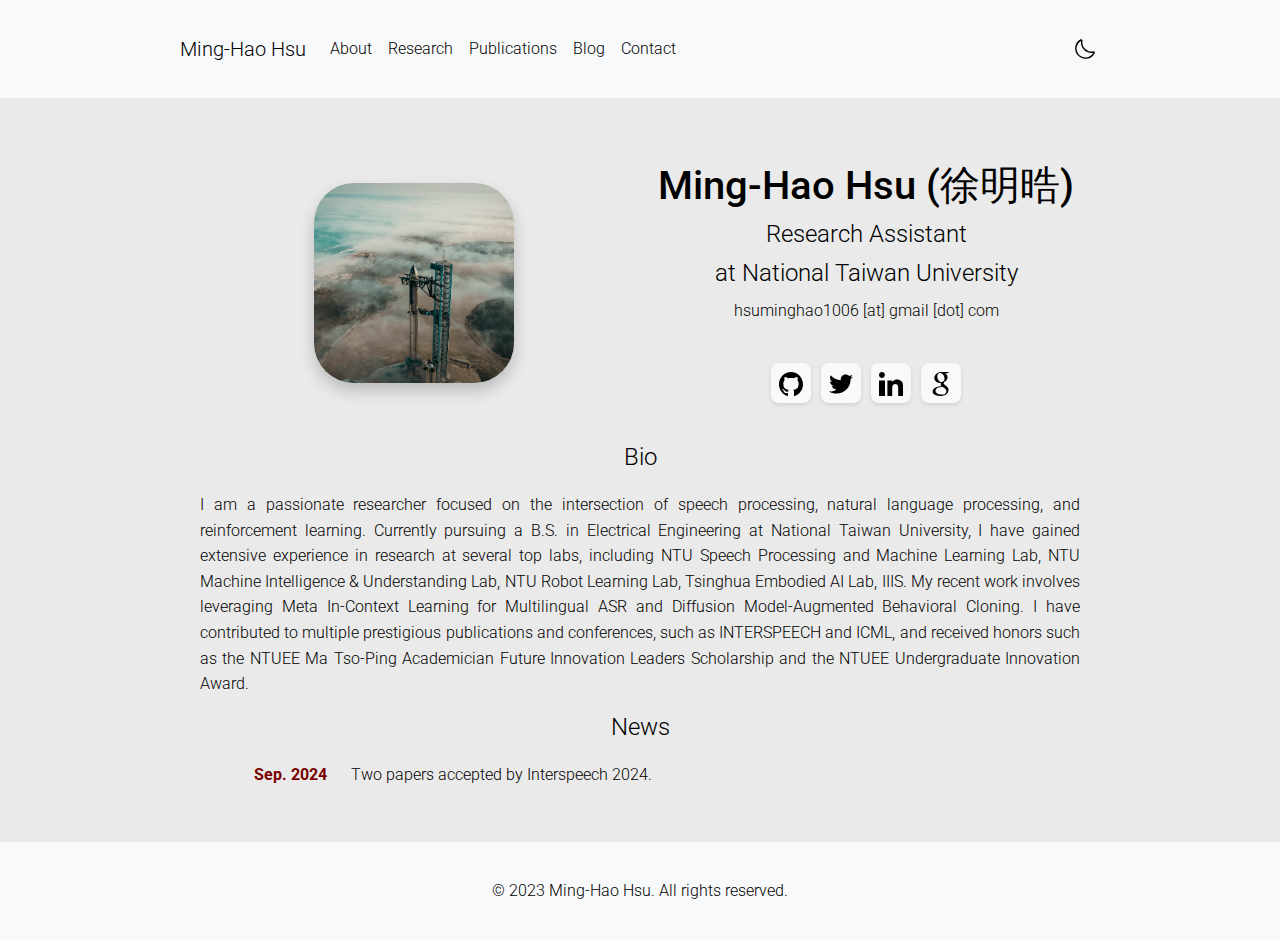
<file: index.html>
<!DOCTYPE html>
<html lang="en">
  <head>
    <meta charset="UTF-8" />
    <meta name="viewport" content="width=device-width, initial-scale=1.0" />
    <title>Ming-Hao Hsu - Academic Personal
Webpage</title>
    <link
      href="https://fonts.googleapis.com/css2?family=Roboto:wght@300;400&display=swap"
      rel="stylesheet"
    />
    <link
      href="https://cdn.jsdelivr.net/npm/bootstrap@5.3.0-alpha1/dist/css/bootstrap.min.css"
      rel="stylesheet"
    />
    <link
      href="/static/css/style.css"
      rel="stylesheet"
    />
  </head>
  <body>
    <nav class="navbar navbar-expand-lg navbar-dark">
      <div class="container">
        <a class="navbar-brand" href="/"
          >Ming-Hao Hsu</a
        >
        <button
          class="navbar-toggler"
          type="button"
          data-bs-toggle="collapse"
          data-bs-target="#navbarNav"
          aria-controls="navbarNav"
          aria-expanded="false"
          aria-label="Toggle navigation"
        >
          <span class="navbar-toggler-icon"></span>
        </button>
        <div class="collapse navbar-collapse" id="navbarNav">
          <ul class="navbar-nav me-auto">
            <li class="nav-item">
              <a class="nav-link" href="/about/">About</a>
            </li>
            <li class="nav-item">
              <a class="nav-link" href="/research/">Research</a>
            </li>
            <li class="nav-item">
              <a class="nav-link" href="/publications/"
                >Publications</a
              >
            </li>
            <li class="nav-item">
              <a class="nav-link" href="/blog/">Blog</a>
            </li>
            <li class="nav-item">
              <a class="nav-link" href="/contact/">Contact</a>
            </li>
          </ul>
          <button
            id="dark-mode-toggle"
            class="btn btn-sm btn-outline-secondary"
          >
            <img
              src="/static/images/darkmode_icon.svg"
              alt="Dark Mode"
              class="mode-icon dark-icon"
            />
            <img
              src="/static/images/lightmode_icon.svg"
              alt="Light Mode"
              class="mode-icon light-icon"
            />
          </button>
        </div>
      </div>
    </nav>

    <div class="container mt-4">
<div class="container">
  <div class="row">
    <div class="col-md-6">
      <div class="profile-image-container">
        <img
          src="/static/images/back.webp"
          alt="Ming-Hao Hsu"
          class="profile-image"
        />
      </div>
    </div>
    <div class="col-md-6">
      <div class="right-content">
        <h1>Ming-Hao Hsu (徐明晧)</h1>
        <h2>Research Assistant</h2>
        <h2>at National Taiwan University</h3>
        <p class="email">hsuminghao1006 [at] gmail [dot] com</p>
        <div class="social-icons">
            <div class="social-icon-box">
                <a href="" target="_blank">
                <img src="/static/images/github_icon.svg" alt="GitHub" />
                </a>
            </div>
            <div class="social-icon-box">
                <a href="" target="_blank">
                <img src="/static/images/twitter_icon.svg" alt="Twitter" />
                </a>
            </div>
            <div class="social-icon-box">
                <a href="" target="_blank">
                <img src="/static/images/linkedin_icon.svg" alt="LinkedIn" />
                </a>
            </div>
            <div class="social-icon-box">
                <a href="https://scholar.google.com/citations?user=OsbGc60AAAAJ" target="_blank">
                <img src="/static/images/google_scholar_icon.svg" alt="Google Scholar" />
                </a>
            </div>
            </div>
      </div>
    </div>
  </div>
</div>

<div class="container">
  <div class="row justify-content-center">
    <div class="col-md-12">
      <h2 class="section-title">Bio</h2>
      <p class="bio-content">I am a passionate researcher focused on the intersection of speech processing, natural language processing, and reinforcement learning. Currently pursuing a B.S. in Electrical Engineering at National Taiwan University, I have gained extensive experience in research at several top labs, including NTU Speech Processing and Machine Learning Lab, NTU Machine Intelligence & Understanding Lab, NTU Robot Learning Lab, Tsinghua Embodied AI Lab, IIIS. My recent work involves leveraging Meta In-Context Learning for Multilingual ASR and Diffusion Model-Augmented Behavioral Cloning. I have contributed to multiple prestigious publications and conferences, such as INTERSPEECH and ICML, and received honors such as the NTUEE Ma Tso-Ping Academician Future Innovation Leaders Scholarship and the NTUEE Undergraduate Innovation Award.</p>

      <h2 class="section-title">News</h2>
      
      <div class="row news-item">
        <div class="col-2 news-date">
          Sep. 2024
        </div>
        <div class="col-10 news-content">
          Two papers accepted by Interspeech 2024.
        </div>
      </div>
      
    </div>
  </div>
</div>
</div>

    <footer class="footer py-3">
      <div class="container text-center">
        <span>&copy; 2023 Ming-Hao Hsu. All rights reserved.</span>
      </div>
    </footer>

    <script src="https://cdn.jsdelivr.net/npm/bootstrap@5.3.0-alpha1/dist/js/bootstrap.bundle.min.js"></script>
    <script src="/static/js/script.js"></script>
    <script src="/static/js/dark-mode.js"></script>
    
  </body>
</html>
</file>
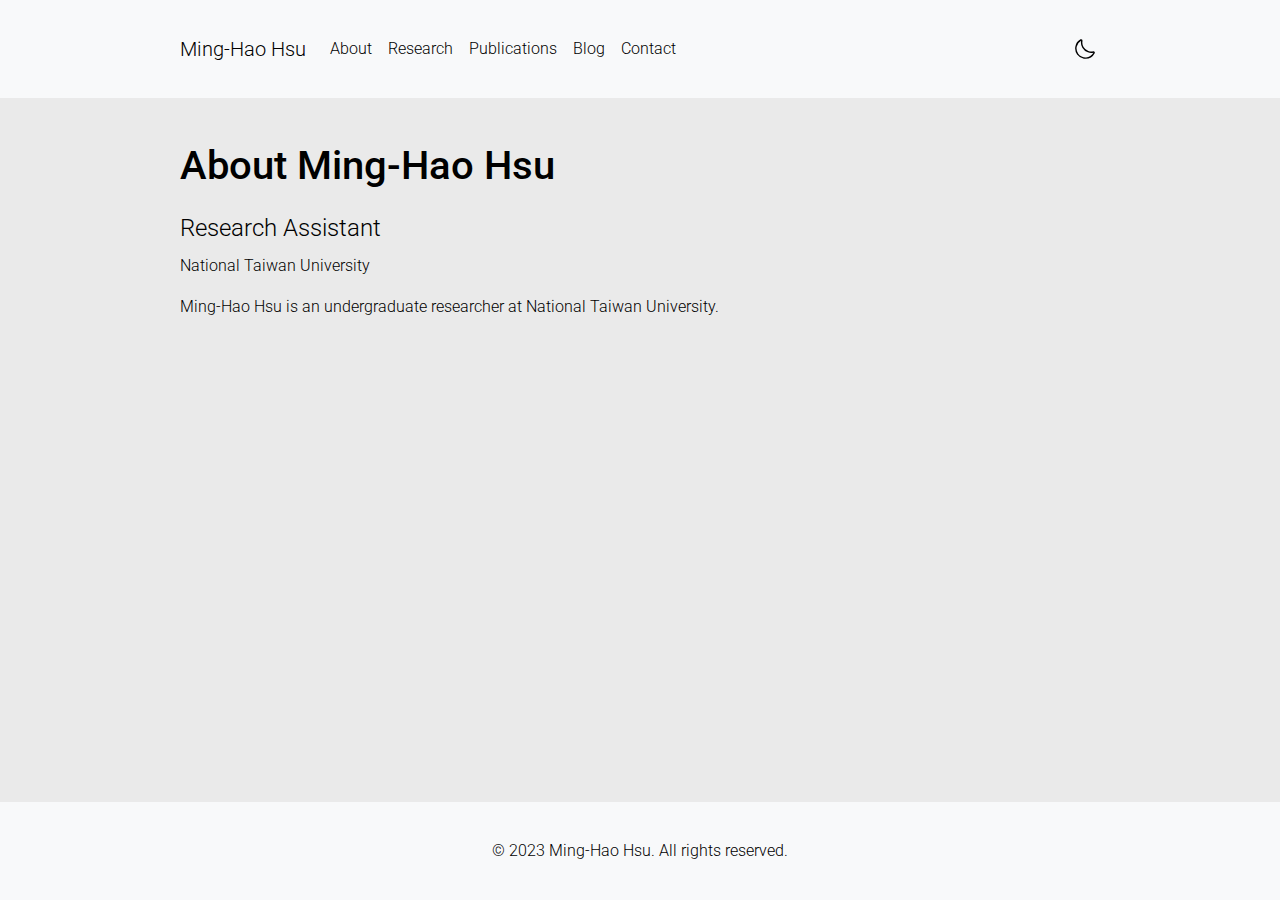
<file: about/index.html>
<!DOCTYPE html>
<html lang="en">
  <head>
    <meta charset="UTF-8" />
    <meta name="viewport" content="width=device-width, initial-scale=1.0" />
    <title>About - Ming-Hao Hsu</title>
    <link
      href="https://fonts.googleapis.com/css2?family=Roboto:wght@300;400&display=swap"
      rel="stylesheet"
    />
    <link
      href="https://cdn.jsdelivr.net/npm/bootstrap@5.3.0-alpha1/dist/css/bootstrap.min.css"
      rel="stylesheet"
    />
    <link
      href="/static/css/style.css"
      rel="stylesheet"
    />
  </head>
  <body>
    <nav class="navbar navbar-expand-lg navbar-dark">
      <div class="container">
        <a class="navbar-brand" href="/"
          >Ming-Hao Hsu</a
        >
        <button
          class="navbar-toggler"
          type="button"
          data-bs-toggle="collapse"
          data-bs-target="#navbarNav"
          aria-controls="navbarNav"
          aria-expanded="false"
          aria-label="Toggle navigation"
        >
          <span class="navbar-toggler-icon"></span>
        </button>
        <div class="collapse navbar-collapse" id="navbarNav">
          <ul class="navbar-nav me-auto">
            <li class="nav-item">
              <a class="nav-link" href="/about/">About</a>
            </li>
            <li class="nav-item">
              <a class="nav-link" href="/research/">Research</a>
            </li>
            <li class="nav-item">
              <a class="nav-link" href="/publications/"
                >Publications</a
              >
            </li>
            <li class="nav-item">
              <a class="nav-link" href="/blog/">Blog</a>
            </li>
            <li class="nav-item">
              <a class="nav-link" href="/contact/">Contact</a>
            </li>
          </ul>
          <button
            id="dark-mode-toggle"
            class="btn btn-sm btn-outline-secondary"
          >
            <img
              src="/static/images/darkmode_icon.svg"
              alt="Dark Mode"
              class="mode-icon dark-icon"
            />
            <img
              src="/static/images/lightmode_icon.svg"
              alt="Light Mode"
              class="mode-icon light-icon"
            />
          </button>
        </div>
      </div>
    </nav>

    <div class="container mt-4">
<h1 class="mb-4">About Ming-Hao Hsu</h1>
<h2>Research Assistant</h2>
<p>National Taiwan University</p>
<p>
  Ming-Hao Hsu is an undergraduate researcher at National Taiwan University.
</p>
</div>

    <footer class="footer py-3">
      <div class="container text-center">
        <span>&copy; 2023 Ming-Hao Hsu. All rights reserved.</span>
      </div>
    </footer>

    <script src="https://cdn.jsdelivr.net/npm/bootstrap@5.3.0-alpha1/dist/js/bootstrap.bundle.min.js"></script>
    <script src="/static/js/script.js"></script>
    <script src="/static/js/dark-mode.js"></script>
    
  </body>
</html>
</file>
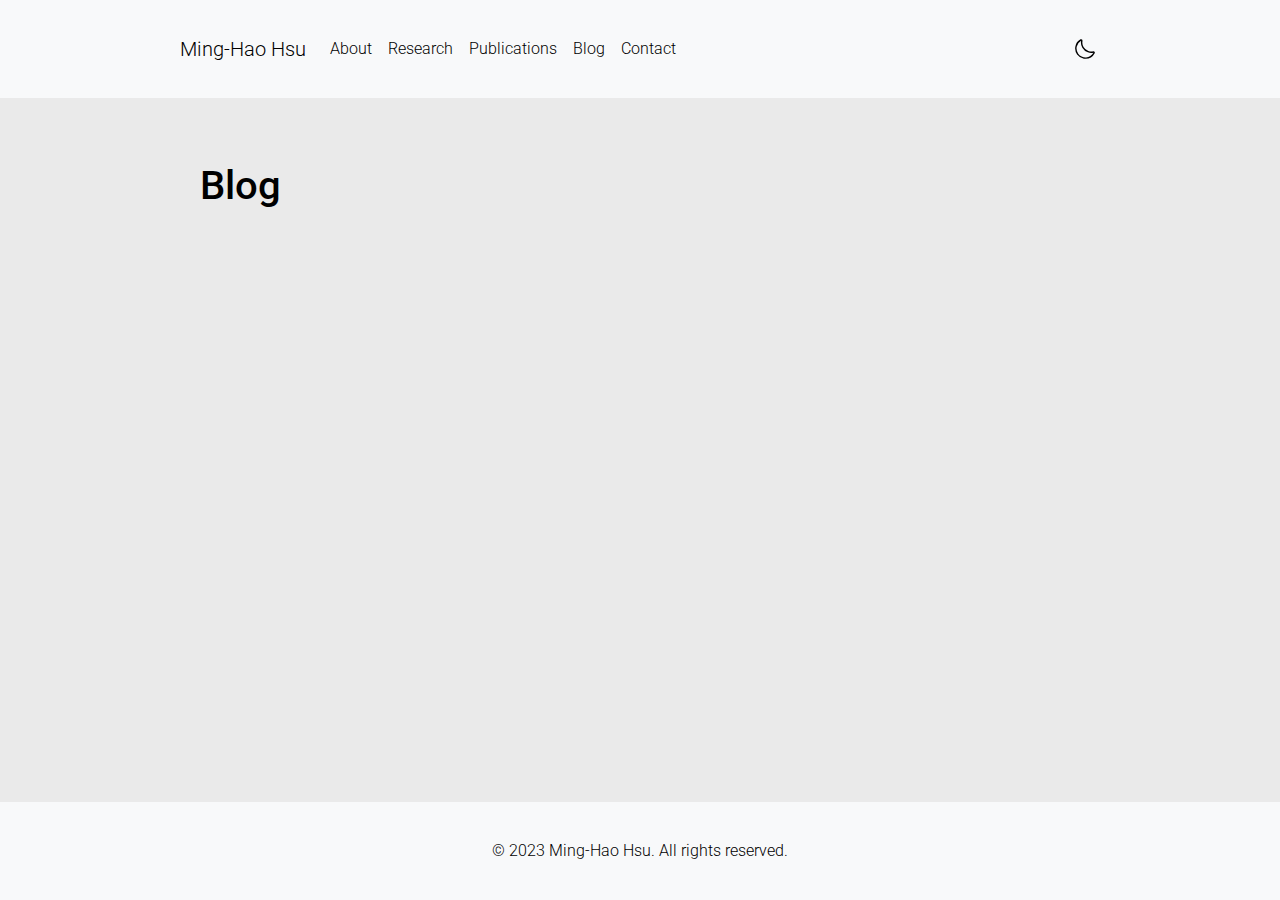
<file: blog/index.html>
<!DOCTYPE html>
<html lang="en">
  <head>
    <meta charset="UTF-8" />
    <meta name="viewport" content="width=device-width, initial-scale=1.0" />
    <title>Blog - Ming-Hao Hsu</title>
    <link
      href="https://fonts.googleapis.com/css2?family=Roboto:wght@300;400&display=swap"
      rel="stylesheet"
    />
    <link
      href="https://cdn.jsdelivr.net/npm/bootstrap@5.3.0-alpha1/dist/css/bootstrap.min.css"
      rel="stylesheet"
    />
    <link
      href="/static/css/style.css"
      rel="stylesheet"
    />
  </head>
  <body>
    <nav class="navbar navbar-expand-lg navbar-dark">
      <div class="container">
        <a class="navbar-brand" href="/"
          >Ming-Hao Hsu</a
        >
        <button
          class="navbar-toggler"
          type="button"
          data-bs-toggle="collapse"
          data-bs-target="#navbarNav"
          aria-controls="navbarNav"
          aria-expanded="false"
          aria-label="Toggle navigation"
        >
          <span class="navbar-toggler-icon"></span>
        </button>
        <div class="collapse navbar-collapse" id="navbarNav">
          <ul class="navbar-nav me-auto">
            <li class="nav-item">
              <a class="nav-link" href="/about/">About</a>
            </li>
            <li class="nav-item">
              <a class="nav-link" href="/research/">Research</a>
            </li>
            <li class="nav-item">
              <a class="nav-link" href="/publications/"
                >Publications</a
              >
            </li>
            <li class="nav-item">
              <a class="nav-link" href="/blog/">Blog</a>
            </li>
            <li class="nav-item">
              <a class="nav-link" href="/contact/">Contact</a>
            </li>
          </ul>
          <button
            id="dark-mode-toggle"
            class="btn btn-sm btn-outline-secondary"
          >
            <img
              src="/static/images/darkmode_icon.svg"
              alt="Dark Mode"
              class="mode-icon dark-icon"
            />
            <img
              src="/static/images/lightmode_icon.svg"
              alt="Light Mode"
              class="mode-icon light-icon"
            />
          </button>
        </div>
      </div>
    </nav>

    <div class="container mt-4">
<div class="container">
  <h1 class="mb-4">Blog</h1>
  
</div>
</div>

    <footer class="footer py-3">
      <div class="container text-center">
        <span>&copy; 2023 Ming-Hao Hsu. All rights reserved.</span>
      </div>
    </footer>

    <script src="https://cdn.jsdelivr.net/npm/bootstrap@5.3.0-alpha1/dist/js/bootstrap.bundle.min.js"></script>
    <script src="/static/js/script.js"></script>
    <script src="/static/js/dark-mode.js"></script>
    
  </body>
</html>
</file>
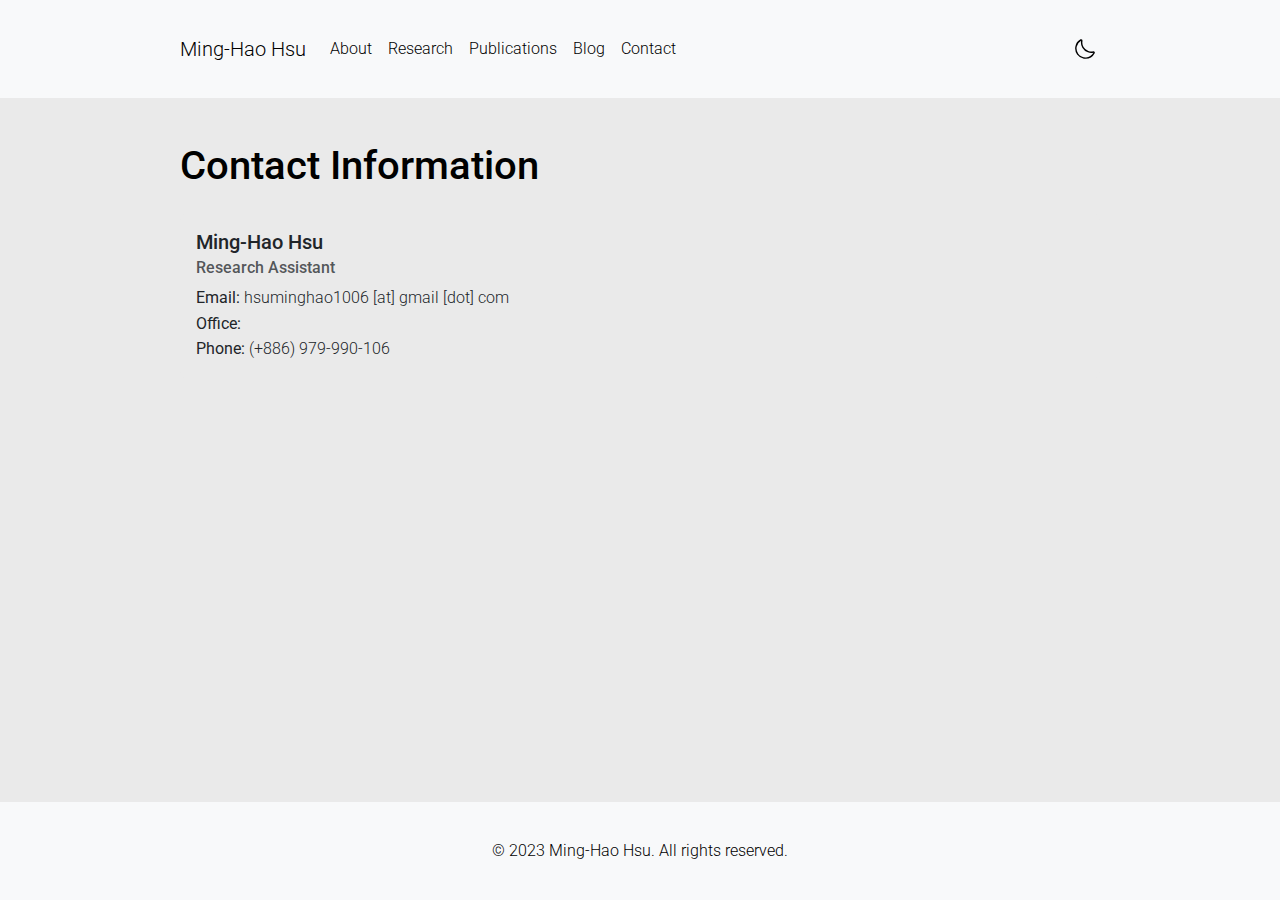
<file: contact/index.html>
<!DOCTYPE html>
<html lang="en">
  <head>
    <meta charset="UTF-8" />
    <meta name="viewport" content="width=device-width, initial-scale=1.0" />
    <title>Contact - Ming-Hao Hsu</title>
    <link
      href="https://fonts.googleapis.com/css2?family=Roboto:wght@300;400&display=swap"
      rel="stylesheet"
    />
    <link
      href="https://cdn.jsdelivr.net/npm/bootstrap@5.3.0-alpha1/dist/css/bootstrap.min.css"
      rel="stylesheet"
    />
    <link
      href="/static/css/style.css"
      rel="stylesheet"
    />
  </head>
  <body>
    <nav class="navbar navbar-expand-lg navbar-dark">
      <div class="container">
        <a class="navbar-brand" href="/"
          >Ming-Hao Hsu</a
        >
        <button
          class="navbar-toggler"
          type="button"
          data-bs-toggle="collapse"
          data-bs-target="#navbarNav"
          aria-controls="navbarNav"
          aria-expanded="false"
          aria-label="Toggle navigation"
        >
          <span class="navbar-toggler-icon"></span>
        </button>
        <div class="collapse navbar-collapse" id="navbarNav">
          <ul class="navbar-nav me-auto">
            <li class="nav-item">
              <a class="nav-link" href="/about/">About</a>
            </li>
            <li class="nav-item">
              <a class="nav-link" href="/research/">Research</a>
            </li>
            <li class="nav-item">
              <a class="nav-link" href="/publications/"
                >Publications</a
              >
            </li>
            <li class="nav-item">
              <a class="nav-link" href="/blog/">Blog</a>
            </li>
            <li class="nav-item">
              <a class="nav-link" href="/contact/">Contact</a>
            </li>
          </ul>
          <button
            id="dark-mode-toggle"
            class="btn btn-sm btn-outline-secondary"
          >
            <img
              src="/static/images/darkmode_icon.svg"
              alt="Dark Mode"
              class="mode-icon dark-icon"
            />
            <img
              src="/static/images/lightmode_icon.svg"
              alt="Light Mode"
              class="mode-icon light-icon"
            />
          </button>
        </div>
      </div>
    </nav>

    <div class="container mt-4">
<h1 class="mb-4">Contact Information</h1>
<div class="card">
    <div class="card-body">
        <h5 class="card-title">Ming-Hao Hsu</h5>
        <h6 class="card-subtitle mb-2 text-muted">Research Assistant</h6>
        <p class="card-text">
            <strong>Email:</strong> hsuminghao1006 [at] gmail [dot] com<br>
            <strong>Office:</strong> <br>
            <strong>Phone:</strong> (+886) 979-990-106
        </p>
    </div>
</div>
</div>

    <footer class="footer py-3">
      <div class="container text-center">
        <span>&copy; 2023 Ming-Hao Hsu. All rights reserved.</span>
      </div>
    </footer>

    <script src="https://cdn.jsdelivr.net/npm/bootstrap@5.3.0-alpha1/dist/js/bootstrap.bundle.min.js"></script>
    <script src="/static/js/script.js"></script>
    <script src="/static/js/dark-mode.js"></script>
    
  </body>
</html>
</file>
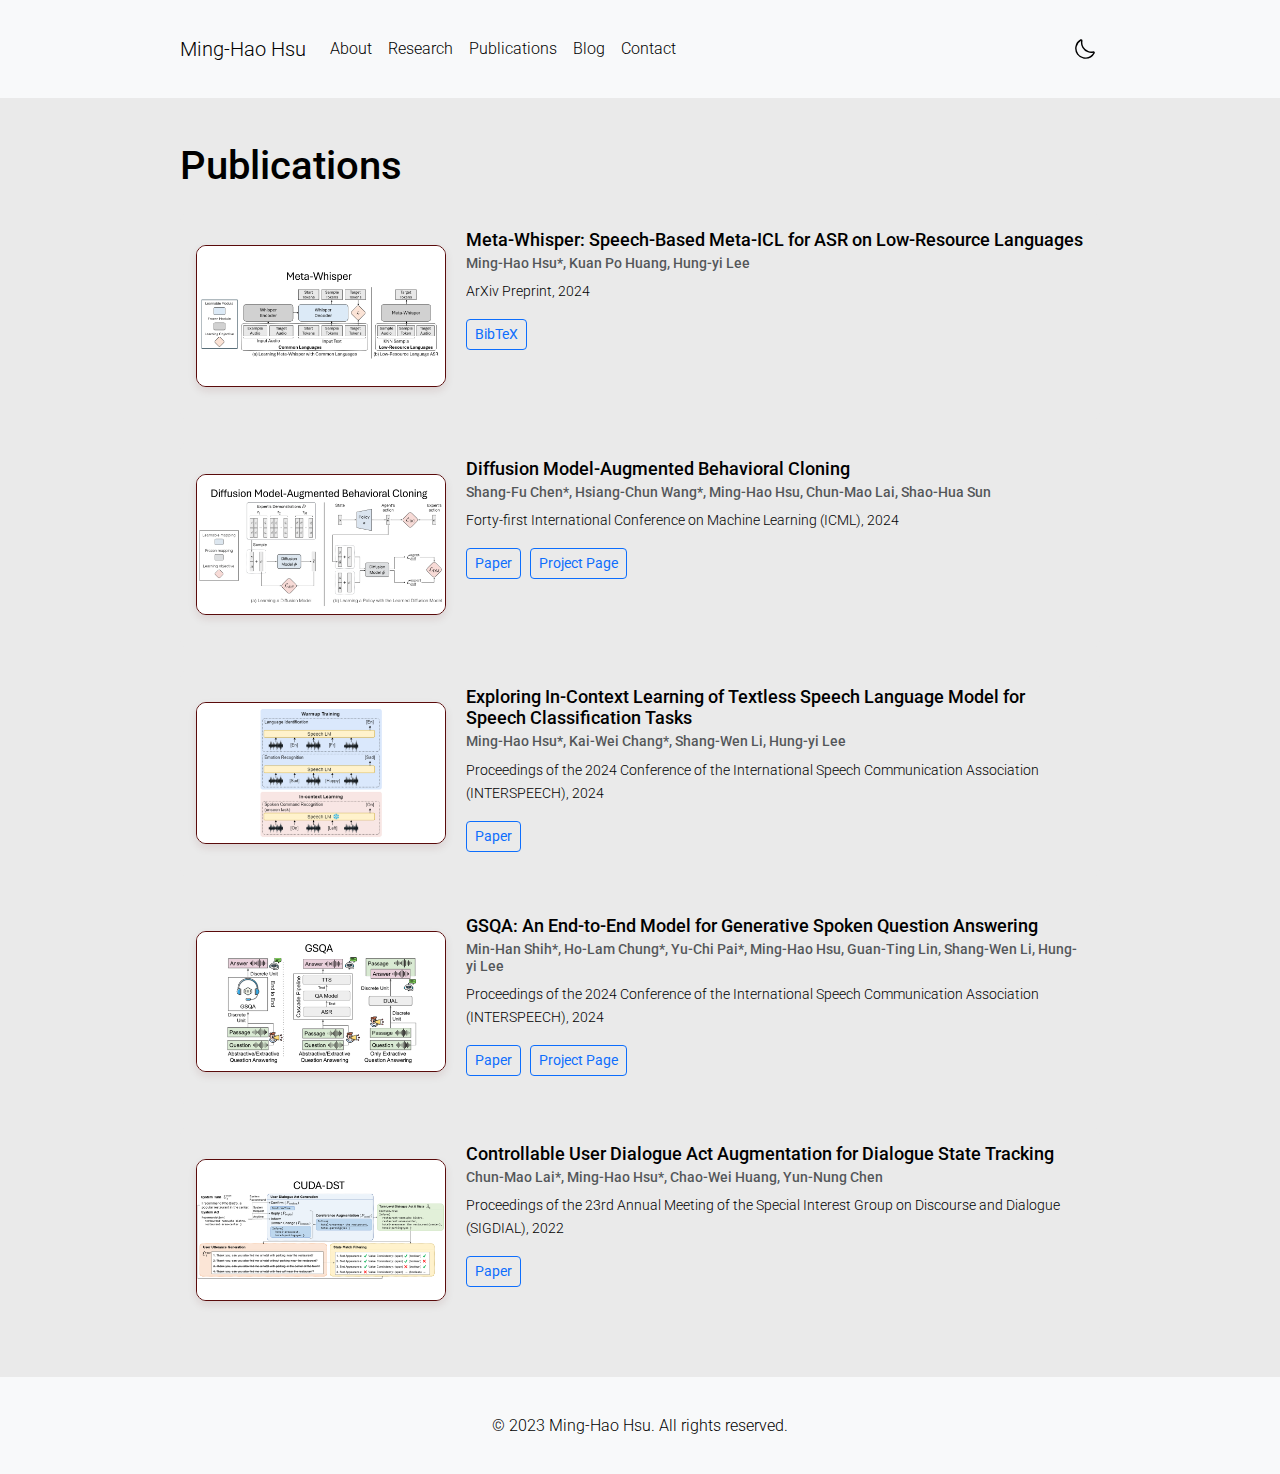
<file: publications/index.html>
<!DOCTYPE html>
<html lang="en">
  <head>
    <meta charset="UTF-8" />
    <meta name="viewport" content="width=device-width, initial-scale=1.0" />
    <title>Publications - Ming-Hao Hsu</title>
    <link
      href="https://fonts.googleapis.com/css2?family=Roboto:wght@300;400&display=swap"
      rel="stylesheet"
    />
    <link
      href="https://cdn.jsdelivr.net/npm/bootstrap@5.3.0-alpha1/dist/css/bootstrap.min.css"
      rel="stylesheet"
    />
    <link
      href="/static/css/style.css"
      rel="stylesheet"
    />
  </head>
  <body>
    <nav class="navbar navbar-expand-lg navbar-dark">
      <div class="container">
        <a class="navbar-brand" href="/"
          >Ming-Hao Hsu</a
        >
        <button
          class="navbar-toggler"
          type="button"
          data-bs-toggle="collapse"
          data-bs-target="#navbarNav"
          aria-controls="navbarNav"
          aria-expanded="false"
          aria-label="Toggle navigation"
        >
          <span class="navbar-toggler-icon"></span>
        </button>
        <div class="collapse navbar-collapse" id="navbarNav">
          <ul class="navbar-nav me-auto">
            <li class="nav-item">
              <a class="nav-link" href="/about/">About</a>
            </li>
            <li class="nav-item">
              <a class="nav-link" href="/research/">Research</a>
            </li>
            <li class="nav-item">
              <a class="nav-link" href="/publications/"
                >Publications</a
              >
            </li>
            <li class="nav-item">
              <a class="nav-link" href="/blog/">Blog</a>
            </li>
            <li class="nav-item">
              <a class="nav-link" href="/contact/">Contact</a>
            </li>
          </ul>
          <button
            id="dark-mode-toggle"
            class="btn btn-sm btn-outline-secondary"
          >
            <img
              src="/static/images/darkmode_icon.svg"
              alt="Dark Mode"
              class="mode-icon dark-icon"
            />
            <img
              src="/static/images/lightmode_icon.svg"
              alt="Light Mode"
              class="mode-icon light-icon"
            />
          </button>
        </div>
      </div>
    </nav>

    <div class="container mt-4">
<h1 class="mb-4">Publications</h1>
<div class="row" id="publications-container">
  
  <div class="col-12 mb-4">
    <div class="card h-100 publication-card" data-title="Meta-Whisper: Speech-Based Meta-ICL for ASR on Low-Resource Languages">
      <div class="card-body d-flex flex-row">
        <div class="img-container">
          <img
            src="/static/images/metawhisper.png"
            alt="Paper structure"
            class="img-fluid mb-3"
          />
        </div>
        <div class="flex-grow-1 pl-3">
          <h5 class="card-title">Meta-Whisper: Speech-Based Meta-ICL for ASR on Low-Resource Languages</h5>
          <h6 class="card-subtitle mb-2 text-muted">Ming-Hao Hsu*, Kuan Po Huang, Hung-yi Lee</h6>
          <p class="card-text">ArXiv Preprint, 2024</p>
          <div class="publication-links">
               
            <button
              class="btn btn-sm btn-outline-primary publication-btn bibtex-btn"
              data-bibtex="@article{hsu2024meta, title={Meta-Whisper: Speech-Based Meta-ICL for ASR on Low-Resource Languages}, author={Hsu, Ming-Hao and Huang, Kuan Po and Lee, Hung-yi}, journal={ArXiv Preprint}, year={2024}}"
            >
              BibTeX
            </button>
            
          </div>
        </div>
      </div>
    </div>
  </div>
  
  <div class="col-12 mb-4">
    <div class="card h-100 publication-card" data-title="Diffusion Model-Augmented Behavioral Cloning">
      <div class="card-body d-flex flex-row">
        <div class="img-container">
          <img
            src="/static/images/dbc.png"
            alt="Paper structure"
            class="img-fluid mb-3"
          />
        </div>
        <div class="flex-grow-1 pl-3">
          <h5 class="card-title">Diffusion Model-Augmented Behavioral Cloning</h5>
          <h6 class="card-subtitle mb-2 text-muted">Shang-Fu Chen*, Hsiang-Chun Wang*, Ming-Hao Hsu, Chun-Mao Lai, Shao-Hua Sun</h6>
          <p class="card-text">Forty-first International Conference on Machine Learning (ICML), 2024</p>
          <div class="publication-links">
            
            <a
              href="https://arxiv.org/abs/2302.13335"
              class="btn btn-sm btn-outline-primary publication-btn"
              target="_blank"
              rel="noopener noreferrer"
              >Paper</a
            >
             
            <a
              href="https://nturobotlearninglab.github.io/dbc/"
              class="btn btn-sm btn-outline-primary publication-btn"
              target="_blank"
              rel="noopener noreferrer"
              >Project Page</a
            >
              
          </div>
        </div>
      </div>
    </div>
  </div>
  
  <div class="col-12 mb-4">
    <div class="card h-100 publication-card" data-title="Exploring In-Context Learning of Textless Speech Language Model for Speech Classification Tasks">
      <div class="card-body d-flex flex-row">
        <div class="img-container">
          <img
            src="/static/images/exploreicl.png"
            alt="Paper structure"
            class="img-fluid mb-3"
          />
        </div>
        <div class="flex-grow-1 pl-3">
          <h5 class="card-title">Exploring In-Context Learning of Textless Speech Language Model for Speech Classification Tasks</h5>
          <h6 class="card-subtitle mb-2 text-muted">Ming-Hao Hsu*, Kai-Wei Chang*, Shang-Wen Li, Hung-yi Lee</h6>
          <p class="card-text">Proceedings of the 2024 Conference of the International Speech Communication Association (INTERSPEECH), 2024</p>
          <div class="publication-links">
            
            <a
              href="https://arxiv.org/abs/2310.12477"
              class="btn btn-sm btn-outline-primary publication-btn"
              target="_blank"
              rel="noopener noreferrer"
              >Paper</a
            >
               
          </div>
        </div>
      </div>
    </div>
  </div>
  
  <div class="col-12 mb-4">
    <div class="card h-100 publication-card" data-title="GSQA: An End-to-End Model for Generative Spoken Question Answering">
      <div class="card-body d-flex flex-row">
        <div class="img-container">
          <img
            src="/static/images/gsqa.png"
            alt="Paper structure"
            class="img-fluid mb-3"
          />
        </div>
        <div class="flex-grow-1 pl-3">
          <h5 class="card-title">GSQA: An End-to-End Model for Generative Spoken Question Answering</h5>
          <h6 class="card-subtitle mb-2 text-muted">Min-Han Shih*, Ho-Lam Chung*, Yu-Chi Pai*, Ming-Hao Hsu, Guan-Ting Lin, Shang-Wen Li, Hung-yi Lee</h6>
          <p class="card-text">Proceedings of the 2024 Conference of the International Speech Communication Association (INTERSPEECH), 2024</p>
          <div class="publication-links">
            
            <a
              href="https://arxiv.org/abs/2312.09781"
              class="btn btn-sm btn-outline-primary publication-btn"
              target="_blank"
              rel="noopener noreferrer"
              >Paper</a
            >
             
            <a
              href="https://eric-lam.com/GSQA/"
              class="btn btn-sm btn-outline-primary publication-btn"
              target="_blank"
              rel="noopener noreferrer"
              >Project Page</a
            >
              
          </div>
        </div>
      </div>
    </div>
  </div>
  
  <div class="col-12 mb-4">
    <div class="card h-100 publication-card" data-title="Controllable User Dialogue Act Augmentation for Dialogue State Tracking">
      <div class="card-body d-flex flex-row">
        <div class="img-container">
          <img
            src="/static/images/cudadst.png"
            alt="Paper structure"
            class="img-fluid mb-3"
          />
        </div>
        <div class="flex-grow-1 pl-3">
          <h5 class="card-title">Controllable User Dialogue Act Augmentation for Dialogue State Tracking</h5>
          <h6 class="card-subtitle mb-2 text-muted">Chun-Mao Lai*, Ming-Hao Hsu*, Chao-Wei Huang, Yun-Nung Chen</h6>
          <p class="card-text">Proceedings of the 23rd Annual Meeting of the Special Interest Group on Discourse and Dialogue (SIGDIAL), 2022</p>
          <div class="publication-links">
            
            <a
              href="https://arxiv.org/abs/2207.12757"
              class="btn btn-sm btn-outline-primary publication-btn"
              target="_blank"
              rel="noopener noreferrer"
              >Paper</a
            >
               
          </div>
        </div>
      </div>
    </div>
  </div>
  
</div>

<div id="modal" class="modal">
  <div class="modal-content">
    <span class="close">&times;</span>
    <h2 id="modal-title"></h2>
    <p id="modal-details"></p>
  </div>
</div>
</div>

    <footer class="footer py-3">
      <div class="container text-center">
        <span>&copy; 2023 Ming-Hao Hsu. All rights reserved.</span>
      </div>
    </footer>

    <script src="https://cdn.jsdelivr.net/npm/bootstrap@5.3.0-alpha1/dist/js/bootstrap.bundle.min.js"></script>
    <script src="/static/js/script.js"></script>
    <script src="/static/js/dark-mode.js"></script>
    
<script src="/static/js/publications.js"></script>

  </body>
</html>
</file>
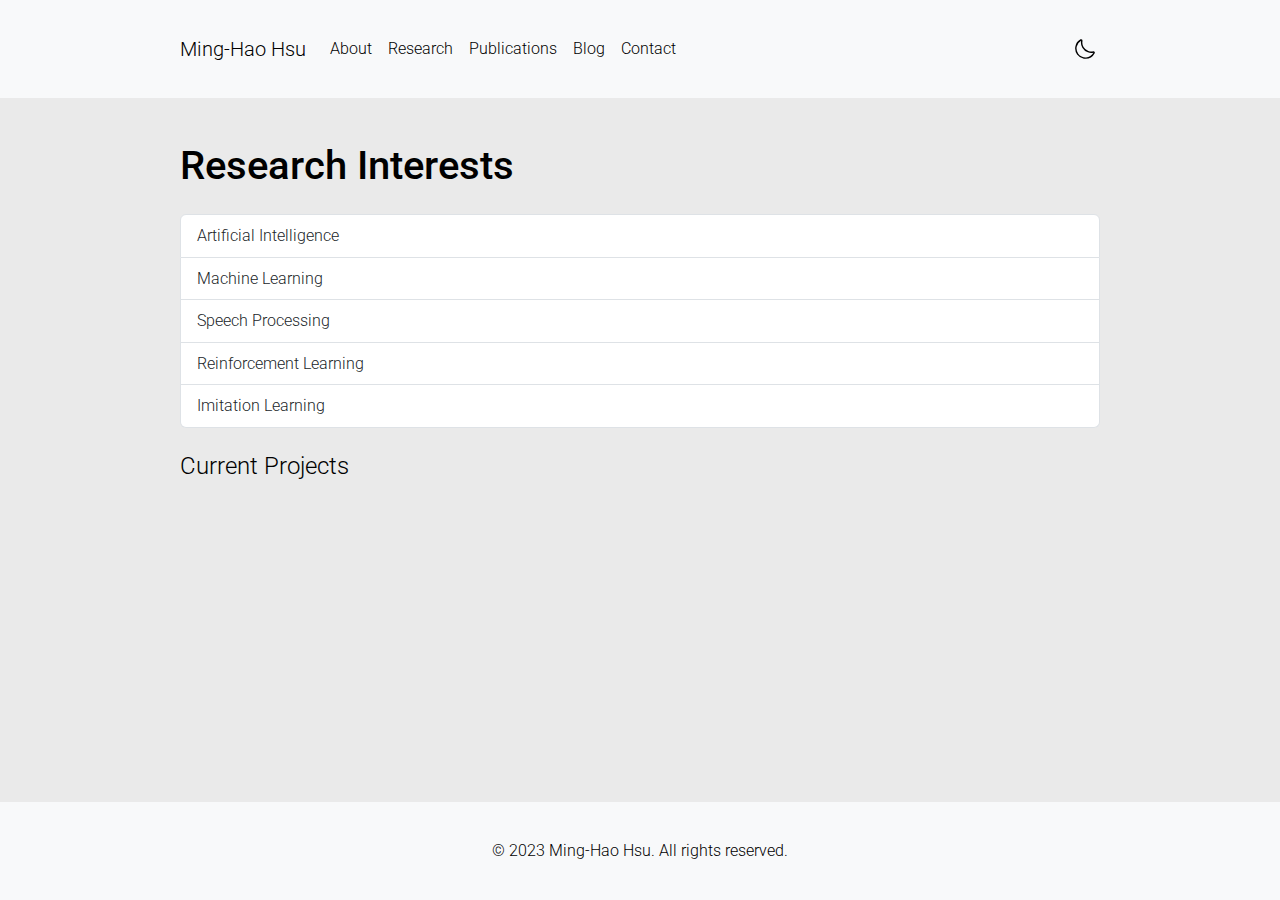
<file: research/index.html>
<!DOCTYPE html>
<html lang="en">
  <head>
    <meta charset="UTF-8" />
    <meta name="viewport" content="width=device-width, initial-scale=1.0" />
    <title>Research - Ming-Hao Hsu</title>
    <link
      href="https://fonts.googleapis.com/css2?family=Roboto:wght@300;400&display=swap"
      rel="stylesheet"
    />
    <link
      href="https://cdn.jsdelivr.net/npm/bootstrap@5.3.0-alpha1/dist/css/bootstrap.min.css"
      rel="stylesheet"
    />
    <link
      href="/static/css/style.css"
      rel="stylesheet"
    />
  </head>
  <body>
    <nav class="navbar navbar-expand-lg navbar-dark">
      <div class="container">
        <a class="navbar-brand" href="/"
          >Ming-Hao Hsu</a
        >
        <button
          class="navbar-toggler"
          type="button"
          data-bs-toggle="collapse"
          data-bs-target="#navbarNav"
          aria-controls="navbarNav"
          aria-expanded="false"
          aria-label="Toggle navigation"
        >
          <span class="navbar-toggler-icon"></span>
        </button>
        <div class="collapse navbar-collapse" id="navbarNav">
          <ul class="navbar-nav me-auto">
            <li class="nav-item">
              <a class="nav-link" href="/about/">About</a>
            </li>
            <li class="nav-item">
              <a class="nav-link" href="/research/">Research</a>
            </li>
            <li class="nav-item">
              <a class="nav-link" href="/publications/"
                >Publications</a
              >
            </li>
            <li class="nav-item">
              <a class="nav-link" href="/blog/">Blog</a>
            </li>
            <li class="nav-item">
              <a class="nav-link" href="/contact/">Contact</a>
            </li>
          </ul>
          <button
            id="dark-mode-toggle"
            class="btn btn-sm btn-outline-secondary"
          >
            <img
              src="/static/images/darkmode_icon.svg"
              alt="Dark Mode"
              class="mode-icon dark-icon"
            />
            <img
              src="/static/images/lightmode_icon.svg"
              alt="Light Mode"
              class="mode-icon light-icon"
            />
          </button>
        </div>
      </div>
    </nav>

    <div class="container mt-4">
<h1 class="mb-4">Research Interests</h1>
<ul class="list-group mb-4">
  
  <li class="list-group-item">Artificial Intelligence</li>
  
  <li class="list-group-item">Machine Learning</li>
  
  <li class="list-group-item">Speech Processing</li>
  
  <li class="list-group-item">Reinforcement Learning</li>
  
  <li class="list-group-item">Imitation Learning</li>
  
</ul>

<h2 class="mb-3">Current Projects</h2>
 </div>

    <footer class="footer py-3">
      <div class="container text-center">
        <span>&copy; 2023 Ming-Hao Hsu. All rights reserved.</span>
      </div>
    </footer>

    <script src="https://cdn.jsdelivr.net/npm/bootstrap@5.3.0-alpha1/dist/js/bootstrap.bundle.min.js"></script>
    <script src="/static/js/script.js"></script>
    <script src="/static/js/dark-mode.js"></script>
    
  </body>
</html>
</file>
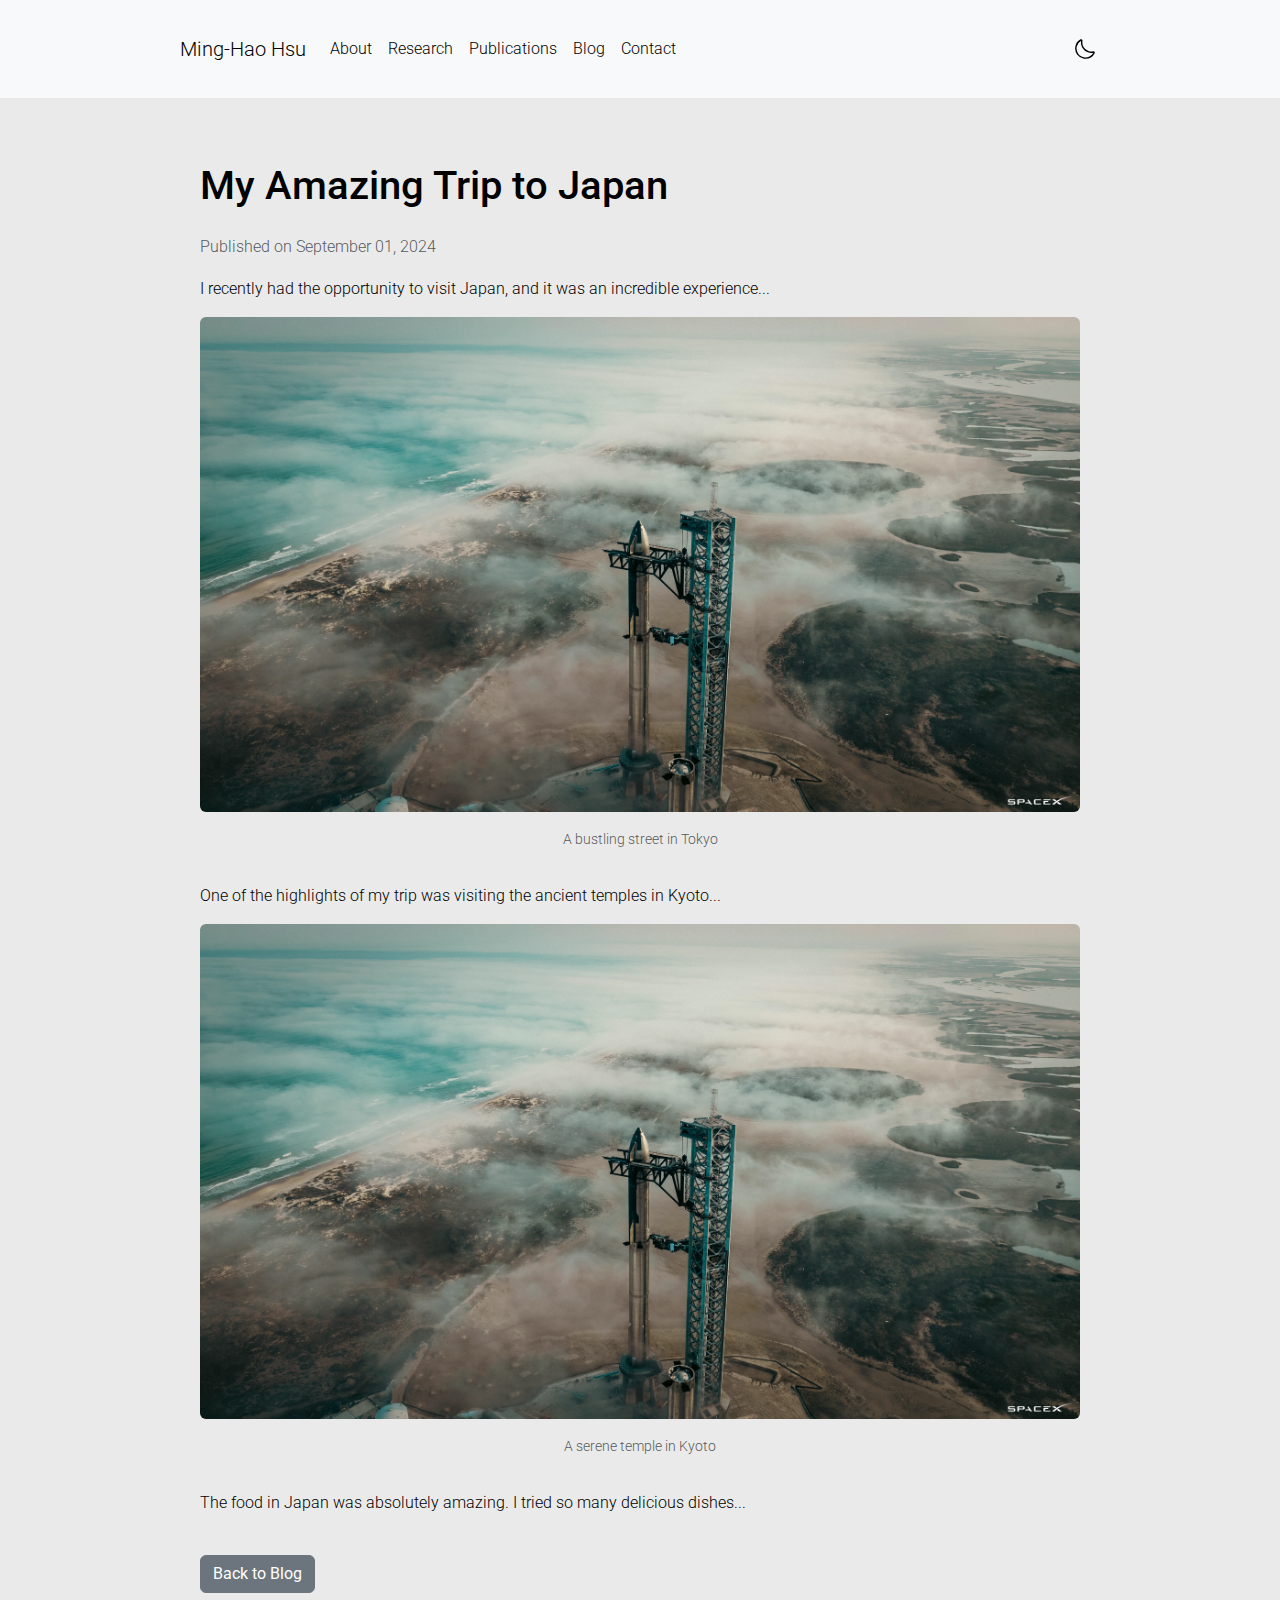
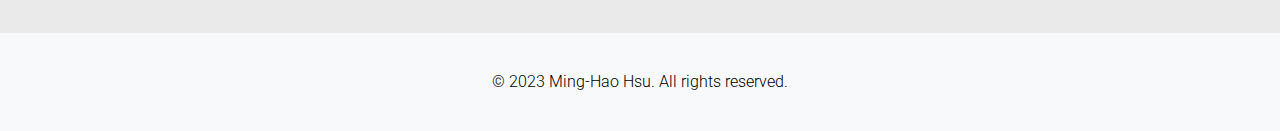
<file: blog/1/index.html>
<!DOCTYPE html>
<html lang="en">
  <head>
    <meta charset="UTF-8" />
    <meta name="viewport" content="width=device-width, initial-scale=1.0" />
    <title>My Amazing Trip to Japan - Ming-Hao Hsu</title>
    <link
      href="https://fonts.googleapis.com/css2?family=Roboto:wght@300;400&display=swap"
      rel="stylesheet"
    />
    <link
      href="https://cdn.jsdelivr.net/npm/bootstrap@5.3.0-alpha1/dist/css/bootstrap.min.css"
      rel="stylesheet"
    />
    <link
      href="/static/css/style.css"
      rel="stylesheet"
    />
  </head>
  <body>
    <nav class="navbar navbar-expand-lg navbar-dark">
      <div class="container">
        <a class="navbar-brand" href="/"
          >Ming-Hao Hsu</a
        >
        <button
          class="navbar-toggler"
          type="button"
          data-bs-toggle="collapse"
          data-bs-target="#navbarNav"
          aria-controls="navbarNav"
          aria-expanded="false"
          aria-label="Toggle navigation"
        >
          <span class="navbar-toggler-icon"></span>
        </button>
        <div class="collapse navbar-collapse" id="navbarNav">
          <ul class="navbar-nav me-auto">
            <li class="nav-item">
              <a class="nav-link" href="/about/">About</a>
            </li>
            <li class="nav-item">
              <a class="nav-link" href="/research/">Research</a>
            </li>
            <li class="nav-item">
              <a class="nav-link" href="/publications/"
                >Publications</a
              >
            </li>
            <li class="nav-item">
              <a class="nav-link" href="/blog/">Blog</a>
            </li>
            <li class="nav-item">
              <a class="nav-link" href="/contact/">Contact</a>
            </li>
          </ul>
          <button
            id="dark-mode-toggle"
            class="btn btn-sm btn-outline-secondary"
          >
            <img
              src="/static/images/darkmode_icon.svg"
              alt="Dark Mode"
              class="mode-icon dark-icon"
            />
            <img
              src="/static/images/lightmode_icon.svg"
              alt="Light Mode"
              class="mode-icon light-icon"
            />
          </button>
        </div>
      </div>
    </nav>

    <div class="container mt-4">
<div class="container">
  <h1 class="mb-4">My Amazing Trip to Japan</h1>
  <p class="text-muted">Published on September 01, 2024</p>
  <div class="blog-content">
     
    <p>I recently had the opportunity to visit Japan, and it was an incredible experience...</p>
      
    <figure class="figure">
      <img
        src="/static/images/blog/japan_street.jpg"
        alt="A bustling street in Tokyo"
        class="figure-img img-fluid rounded"
      />
      <figcaption class="figure-caption text-center">
        A bustling street in Tokyo
      </figcaption>
    </figure>
      
    <p>One of the highlights of my trip was visiting the ancient temples in Kyoto...</p>
      
    <figure class="figure">
      <img
        src="/static/images/blog/kyoto_temple.jpg"
        alt="A serene temple in Kyoto"
        class="figure-img img-fluid rounded"
      />
      <figcaption class="figure-caption text-center">
        A serene temple in Kyoto
      </figcaption>
    </figure>
      
    <p>The food in Japan was absolutely amazing. I tried so many delicious dishes...</p>
     
  </div>
  <a href="/blog/" class="btn btn-secondary mt-4"
    >Back to Blog</a
  >
</div>
</div>

    <footer class="footer py-3">
      <div class="container text-center">
        <span>&copy; 2023 Ming-Hao Hsu. All rights reserved.</span>
      </div>
    </footer>

    <script src="https://cdn.jsdelivr.net/npm/bootstrap@5.3.0-alpha1/dist/js/bootstrap.bundle.min.js"></script>
    <script src="/static/js/script.js"></script>
    <script src="/static/js/dark-mode.js"></script>
    
  </body>
</html>
</file>
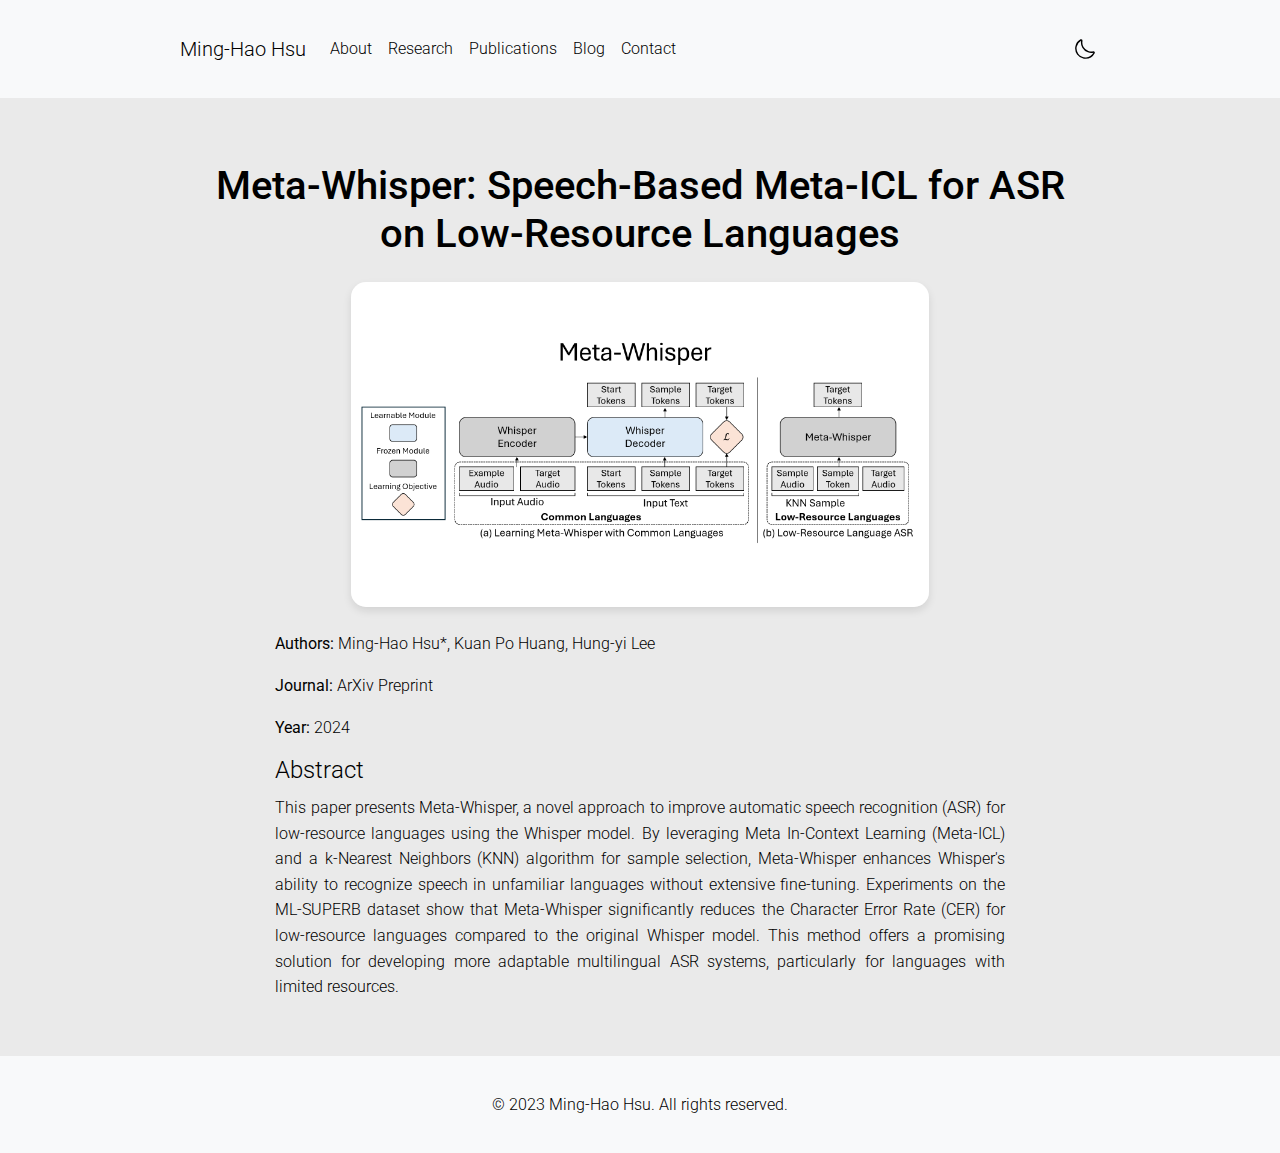
<file: publications/1/index.html>
<!DOCTYPE html>
<html lang="en">
  <head>
    <meta charset="UTF-8" />
    <meta name="viewport" content="width=device-width, initial-scale=1.0" />
    <title>Meta-Whisper: Speech-Based Meta-ICL for ASR on Low-Resource Languages - Ming-Hao Hsu</title>
    <link
      href="https://fonts.googleapis.com/css2?family=Roboto:wght@300;400&display=swap"
      rel="stylesheet"
    />
    <link
      href="https://cdn.jsdelivr.net/npm/bootstrap@5.3.0-alpha1/dist/css/bootstrap.min.css"
      rel="stylesheet"
    />
    <link
      href="/static/css/style.css"
      rel="stylesheet"
    />
  </head>
  <body>
    <nav class="navbar navbar-expand-lg navbar-dark">
      <div class="container">
        <a class="navbar-brand" href="/"
          >Ming-Hao Hsu</a
        >
        <button
          class="navbar-toggler"
          type="button"
          data-bs-toggle="collapse"
          data-bs-target="#navbarNav"
          aria-controls="navbarNav"
          aria-expanded="false"
          aria-label="Toggle navigation"
        >
          <span class="navbar-toggler-icon"></span>
        </button>
        <div class="collapse navbar-collapse" id="navbarNav">
          <ul class="navbar-nav me-auto">
            <li class="nav-item">
              <a class="nav-link" href="/about/">About</a>
            </li>
            <li class="nav-item">
              <a class="nav-link" href="/research/">Research</a>
            </li>
            <li class="nav-item">
              <a class="nav-link" href="/publications/"
                >Publications</a
              >
            </li>
            <li class="nav-item">
              <a class="nav-link" href="/blog/">Blog</a>
            </li>
            <li class="nav-item">
              <a class="nav-link" href="/contact/">Contact</a>
            </li>
          </ul>
          <button
            id="dark-mode-toggle"
            class="btn btn-sm btn-outline-secondary"
          >
            <img
              src="/static/images/darkmode_icon.svg"
              alt="Dark Mode"
              class="mode-icon dark-icon"
            />
            <img
              src="/static/images/lightmode_icon.svg"
              alt="Light Mode"
              class="mode-icon light-icon"
            />
          </button>
        </div>
      </div>
    </nav>

    <div class="container mt-4">
<div class="container">
  <h1 class="mb-4 text-center">Meta-Whisper: Speech-Based Meta-ICL for ASR on Low-Resource Languages</h1>
  <div class="row justify-content-center">
    <div class="col-md-8 text-center">
      <img
        src="/static/images/metawhisper.png"
        alt="Paper structure"
        class="img-fluid mb-4 paper-image"
      />
    </div>
  </div>
  <div class="row justify-content-center">
    <div class="col-md-10">
      <p><strong>Authors:</strong> Ming-Hao Hsu*, Kuan Po Huang, Hung-yi Lee</p>
      <p><strong>Journal:</strong> ArXiv Preprint</p>
      <p><strong>Year:</strong> 2024</p>
      <h2>Abstract</h2>
      <p class="paper-abstract">This paper presents Meta-Whisper, a novel approach to improve automatic speech recognition (ASR) for low-resource languages using the Whisper model. By leveraging Meta In-Context Learning (Meta-ICL) and a k-Nearest Neighbors (KNN) algorithm for sample selection, Meta-Whisper enhances Whisper&#39;s ability to recognize speech in unfamiliar languages without extensive fine-tuning. Experiments on the ML-SUPERB dataset show that Meta-Whisper significantly reduces the Character Error Rate (CER) for low-resource languages compared to the original Whisper model. This method offers a promising solution for developing more adaptable multilingual ASR systems, particularly for languages with limited resources.</p>
    </div>
  </div>
</div>
</div>

    <footer class="footer py-3">
      <div class="container text-center">
        <span>&copy; 2023 Ming-Hao Hsu. All rights reserved.</span>
      </div>
    </footer>

    <script src="https://cdn.jsdelivr.net/npm/bootstrap@5.3.0-alpha1/dist/js/bootstrap.bundle.min.js"></script>
    <script src="/static/js/script.js"></script>
    <script src="/static/js/dark-mode.js"></script>
    
  </body>
</html>
</file>
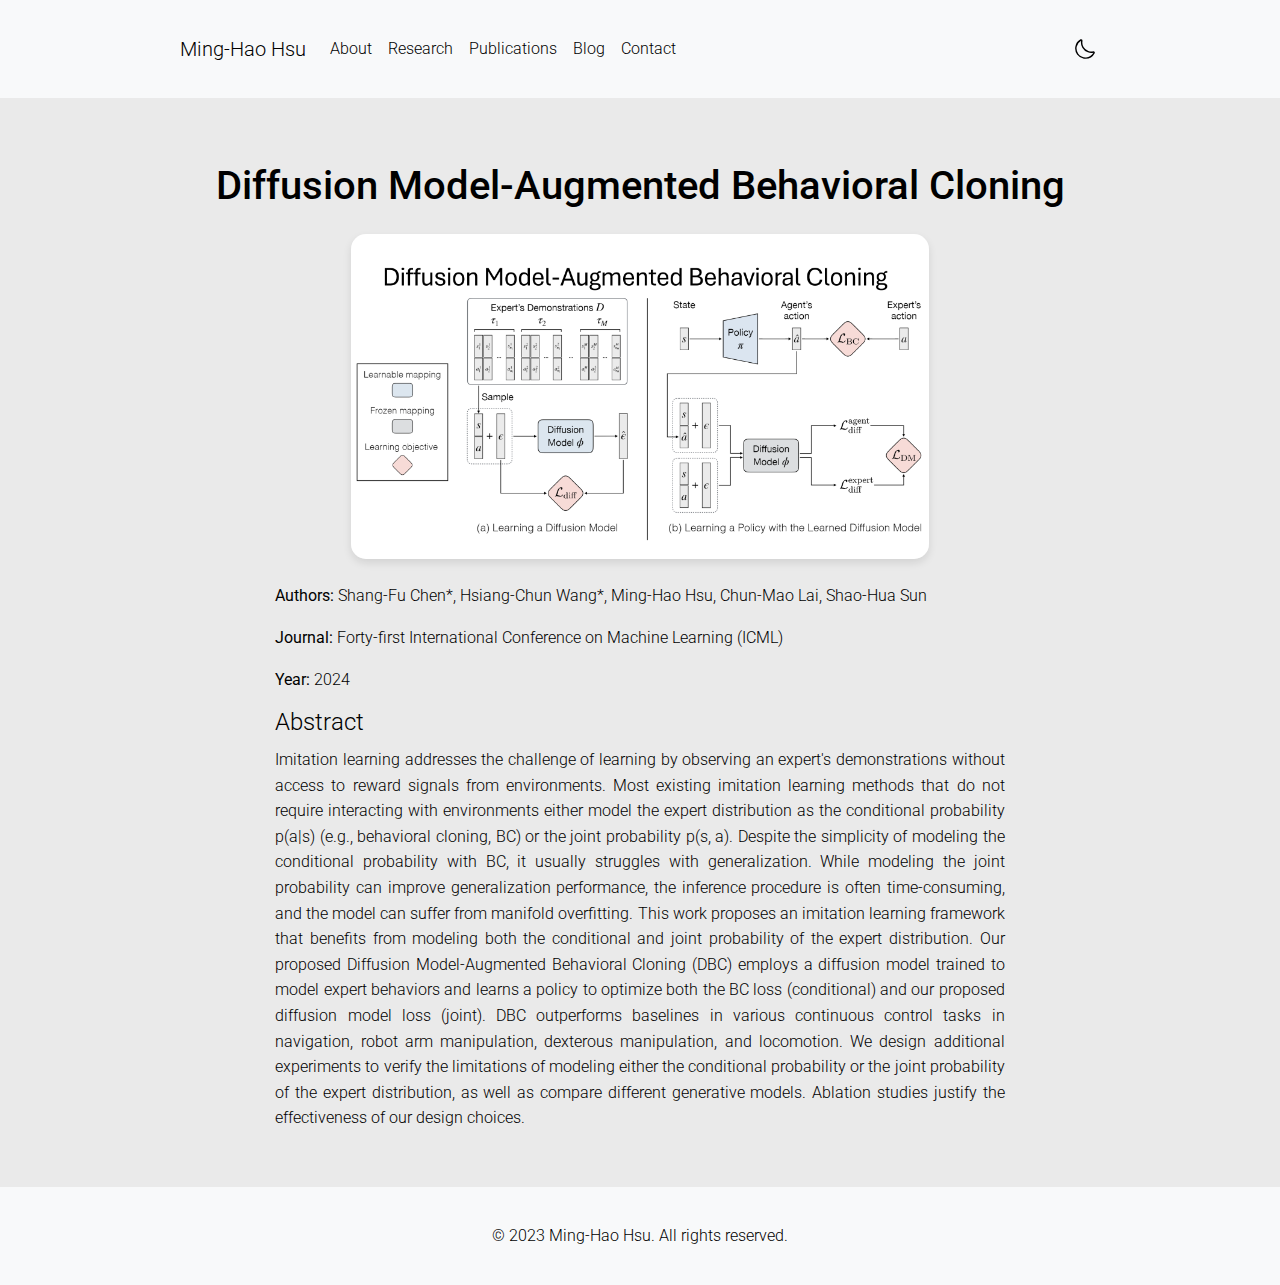
<file: publications/2/index.html>
<!DOCTYPE html>
<html lang="en">
  <head>
    <meta charset="UTF-8" />
    <meta name="viewport" content="width=device-width, initial-scale=1.0" />
    <title>Diffusion Model-Augmented Behavioral Cloning - Ming-Hao Hsu</title>
    <link
      href="https://fonts.googleapis.com/css2?family=Roboto:wght@300;400&display=swap"
      rel="stylesheet"
    />
    <link
      href="https://cdn.jsdelivr.net/npm/bootstrap@5.3.0-alpha1/dist/css/bootstrap.min.css"
      rel="stylesheet"
    />
    <link
      href="/static/css/style.css"
      rel="stylesheet"
    />
  </head>
  <body>
    <nav class="navbar navbar-expand-lg navbar-dark">
      <div class="container">
        <a class="navbar-brand" href="/"
          >Ming-Hao Hsu</a
        >
        <button
          class="navbar-toggler"
          type="button"
          data-bs-toggle="collapse"
          data-bs-target="#navbarNav"
          aria-controls="navbarNav"
          aria-expanded="false"
          aria-label="Toggle navigation"
        >
          <span class="navbar-toggler-icon"></span>
        </button>
        <div class="collapse navbar-collapse" id="navbarNav">
          <ul class="navbar-nav me-auto">
            <li class="nav-item">
              <a class="nav-link" href="/about/">About</a>
            </li>
            <li class="nav-item">
              <a class="nav-link" href="/research/">Research</a>
            </li>
            <li class="nav-item">
              <a class="nav-link" href="/publications/"
                >Publications</a
              >
            </li>
            <li class="nav-item">
              <a class="nav-link" href="/blog/">Blog</a>
            </li>
            <li class="nav-item">
              <a class="nav-link" href="/contact/">Contact</a>
            </li>
          </ul>
          <button
            id="dark-mode-toggle"
            class="btn btn-sm btn-outline-secondary"
          >
            <img
              src="/static/images/darkmode_icon.svg"
              alt="Dark Mode"
              class="mode-icon dark-icon"
            />
            <img
              src="/static/images/lightmode_icon.svg"
              alt="Light Mode"
              class="mode-icon light-icon"
            />
          </button>
        </div>
      </div>
    </nav>

    <div class="container mt-4">
<div class="container">
  <h1 class="mb-4 text-center">Diffusion Model-Augmented Behavioral Cloning</h1>
  <div class="row justify-content-center">
    <div class="col-md-8 text-center">
      <img
        src="/static/images/dbc.png"
        alt="Paper structure"
        class="img-fluid mb-4 paper-image"
      />
    </div>
  </div>
  <div class="row justify-content-center">
    <div class="col-md-10">
      <p><strong>Authors:</strong> Shang-Fu Chen*, Hsiang-Chun Wang*, Ming-Hao Hsu, Chun-Mao Lai, Shao-Hua Sun</p>
      <p><strong>Journal:</strong> Forty-first International Conference on Machine Learning (ICML)</p>
      <p><strong>Year:</strong> 2024</p>
      <h2>Abstract</h2>
      <p class="paper-abstract">Imitation learning addresses the challenge of learning by observing an expert&#39;s demonstrations without access to reward signals from environments. Most existing imitation learning methods that do not require interacting with environments either model the expert distribution as the conditional probability p(a|s) (e.g., behavioral cloning, BC) or the joint probability p(s, a). Despite the simplicity of modeling the conditional probability with BC, it usually struggles with generalization. While modeling the joint probability can improve generalization performance, the inference procedure is often time-consuming, and the model can suffer from manifold overfitting. This work proposes an imitation learning framework that benefits from modeling both the conditional and joint probability of the expert distribution. Our proposed Diffusion Model-Augmented Behavioral Cloning (DBC) employs a diffusion model trained to model expert behaviors and learns a policy to optimize both the BC loss (conditional) and our proposed diffusion model loss (joint). DBC outperforms baselines in various continuous control tasks in navigation, robot arm manipulation, dexterous manipulation, and locomotion. We design additional experiments to verify the limitations of modeling either the conditional probability or the joint probability of the expert distribution, as well as compare different generative models. Ablation studies justify the effectiveness of our design choices.</p>
    </div>
  </div>
</div>
</div>

    <footer class="footer py-3">
      <div class="container text-center">
        <span>&copy; 2023 Ming-Hao Hsu. All rights reserved.</span>
      </div>
    </footer>

    <script src="https://cdn.jsdelivr.net/npm/bootstrap@5.3.0-alpha1/dist/js/bootstrap.bundle.min.js"></script>
    <script src="/static/js/script.js"></script>
    <script src="/static/js/dark-mode.js"></script>
    
  </body>
</html>
</file>
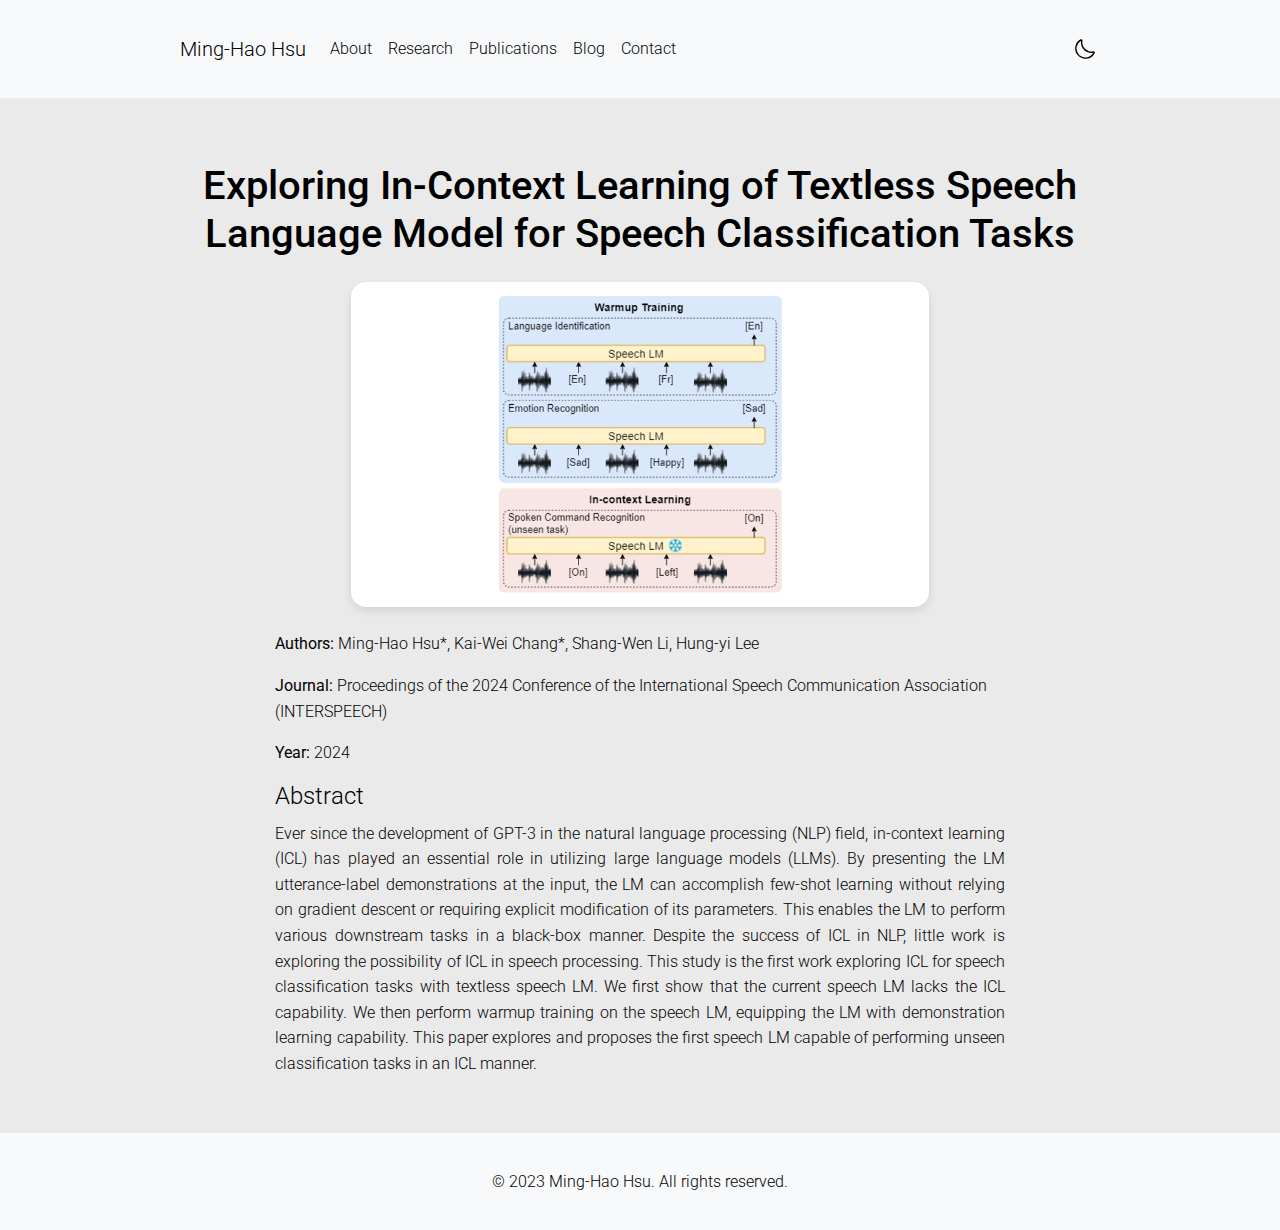
<file: publications/3/index.html>
<!DOCTYPE html>
<html lang="en">
  <head>
    <meta charset="UTF-8" />
    <meta name="viewport" content="width=device-width, initial-scale=1.0" />
    <title>Exploring In-Context Learning of Textless Speech Language Model for Speech Classification Tasks - Ming-Hao Hsu</title>
    <link
      href="https://fonts.googleapis.com/css2?family=Roboto:wght@300;400&display=swap"
      rel="stylesheet"
    />
    <link
      href="https://cdn.jsdelivr.net/npm/bootstrap@5.3.0-alpha1/dist/css/bootstrap.min.css"
      rel="stylesheet"
    />
    <link
      href="/static/css/style.css"
      rel="stylesheet"
    />
  </head>
  <body>
    <nav class="navbar navbar-expand-lg navbar-dark">
      <div class="container">
        <a class="navbar-brand" href="/"
          >Ming-Hao Hsu</a
        >
        <button
          class="navbar-toggler"
          type="button"
          data-bs-toggle="collapse"
          data-bs-target="#navbarNav"
          aria-controls="navbarNav"
          aria-expanded="false"
          aria-label="Toggle navigation"
        >
          <span class="navbar-toggler-icon"></span>
        </button>
        <div class="collapse navbar-collapse" id="navbarNav">
          <ul class="navbar-nav me-auto">
            <li class="nav-item">
              <a class="nav-link" href="/about/">About</a>
            </li>
            <li class="nav-item">
              <a class="nav-link" href="/research/">Research</a>
            </li>
            <li class="nav-item">
              <a class="nav-link" href="/publications/"
                >Publications</a
              >
            </li>
            <li class="nav-item">
              <a class="nav-link" href="/blog/">Blog</a>
            </li>
            <li class="nav-item">
              <a class="nav-link" href="/contact/">Contact</a>
            </li>
          </ul>
          <button
            id="dark-mode-toggle"
            class="btn btn-sm btn-outline-secondary"
          >
            <img
              src="/static/images/darkmode_icon.svg"
              alt="Dark Mode"
              class="mode-icon dark-icon"
            />
            <img
              src="/static/images/lightmode_icon.svg"
              alt="Light Mode"
              class="mode-icon light-icon"
            />
          </button>
        </div>
      </div>
    </nav>

    <div class="container mt-4">
<div class="container">
  <h1 class="mb-4 text-center">Exploring In-Context Learning of Textless Speech Language Model for Speech Classification Tasks</h1>
  <div class="row justify-content-center">
    <div class="col-md-8 text-center">
      <img
        src="/static/images/exploreicl.png"
        alt="Paper structure"
        class="img-fluid mb-4 paper-image"
      />
    </div>
  </div>
  <div class="row justify-content-center">
    <div class="col-md-10">
      <p><strong>Authors:</strong> Ming-Hao Hsu*, Kai-Wei Chang*, Shang-Wen Li, Hung-yi Lee</p>
      <p><strong>Journal:</strong> Proceedings of the 2024 Conference of the International Speech Communication Association (INTERSPEECH)</p>
      <p><strong>Year:</strong> 2024</p>
      <h2>Abstract</h2>
      <p class="paper-abstract">Ever since the development of GPT-3 in the natural language processing (NLP) field, in-context learning (ICL) has played an essential role in utilizing large language models (LLMs). By presenting the LM utterance-label demonstrations at the input, the LM can accomplish few-shot learning without relying on gradient descent or requiring explicit modification of its parameters. This enables the LM to perform various downstream tasks in a black-box manner. Despite the success of ICL in NLP, little work is exploring the possibility of ICL in speech processing. This study is the first work exploring ICL for speech classification tasks with textless speech LM. We first show that the current speech LM lacks the ICL capability. We then perform warmup training on the speech LM, equipping the LM with demonstration learning capability. This paper explores and proposes the first speech LM capable of performing unseen classification tasks in an ICL manner.</p>
    </div>
  </div>
</div>
</div>

    <footer class="footer py-3">
      <div class="container text-center">
        <span>&copy; 2023 Ming-Hao Hsu. All rights reserved.</span>
      </div>
    </footer>

    <script src="https://cdn.jsdelivr.net/npm/bootstrap@5.3.0-alpha1/dist/js/bootstrap.bundle.min.js"></script>
    <script src="/static/js/script.js"></script>
    <script src="/static/js/dark-mode.js"></script>
    
  </body>
</html>
</file>
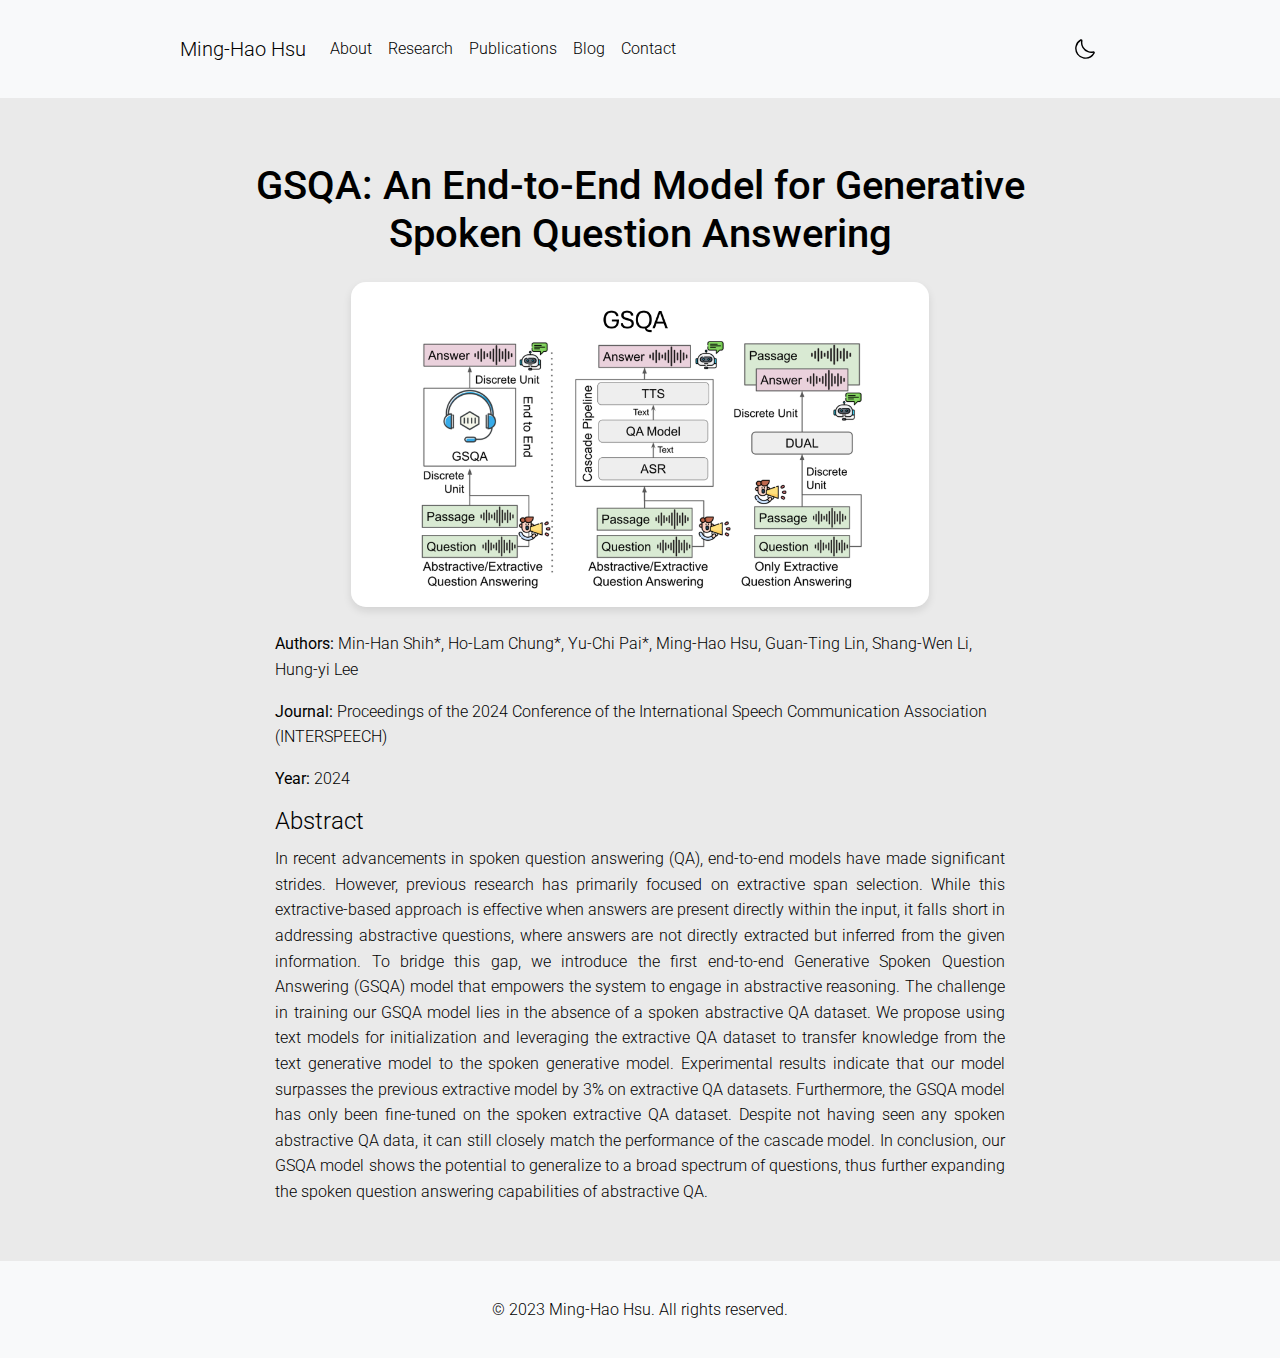
<file: publications/4/index.html>
<!DOCTYPE html>
<html lang="en">
  <head>
    <meta charset="UTF-8" />
    <meta name="viewport" content="width=device-width, initial-scale=1.0" />
    <title>GSQA: An End-to-End Model for Generative Spoken Question Answering - Ming-Hao Hsu</title>
    <link
      href="https://fonts.googleapis.com/css2?family=Roboto:wght@300;400&display=swap"
      rel="stylesheet"
    />
    <link
      href="https://cdn.jsdelivr.net/npm/bootstrap@5.3.0-alpha1/dist/css/bootstrap.min.css"
      rel="stylesheet"
    />
    <link
      href="/static/css/style.css"
      rel="stylesheet"
    />
  </head>
  <body>
    <nav class="navbar navbar-expand-lg navbar-dark">
      <div class="container">
        <a class="navbar-brand" href="/"
          >Ming-Hao Hsu</a
        >
        <button
          class="navbar-toggler"
          type="button"
          data-bs-toggle="collapse"
          data-bs-target="#navbarNav"
          aria-controls="navbarNav"
          aria-expanded="false"
          aria-label="Toggle navigation"
        >
          <span class="navbar-toggler-icon"></span>
        </button>
        <div class="collapse navbar-collapse" id="navbarNav">
          <ul class="navbar-nav me-auto">
            <li class="nav-item">
              <a class="nav-link" href="/about/">About</a>
            </li>
            <li class="nav-item">
              <a class="nav-link" href="/research/">Research</a>
            </li>
            <li class="nav-item">
              <a class="nav-link" href="/publications/"
                >Publications</a
              >
            </li>
            <li class="nav-item">
              <a class="nav-link" href="/blog/">Blog</a>
            </li>
            <li class="nav-item">
              <a class="nav-link" href="/contact/">Contact</a>
            </li>
          </ul>
          <button
            id="dark-mode-toggle"
            class="btn btn-sm btn-outline-secondary"
          >
            <img
              src="/static/images/darkmode_icon.svg"
              alt="Dark Mode"
              class="mode-icon dark-icon"
            />
            <img
              src="/static/images/lightmode_icon.svg"
              alt="Light Mode"
              class="mode-icon light-icon"
            />
          </button>
        </div>
      </div>
    </nav>

    <div class="container mt-4">
<div class="container">
  <h1 class="mb-4 text-center">GSQA: An End-to-End Model for Generative Spoken Question Answering</h1>
  <div class="row justify-content-center">
    <div class="col-md-8 text-center">
      <img
        src="/static/images/gsqa.png"
        alt="Paper structure"
        class="img-fluid mb-4 paper-image"
      />
    </div>
  </div>
  <div class="row justify-content-center">
    <div class="col-md-10">
      <p><strong>Authors:</strong> Min-Han Shih*, Ho-Lam Chung*, Yu-Chi Pai*, Ming-Hao Hsu, Guan-Ting Lin, Shang-Wen Li, Hung-yi Lee</p>
      <p><strong>Journal:</strong> Proceedings of the 2024 Conference of the International Speech Communication Association (INTERSPEECH)</p>
      <p><strong>Year:</strong> 2024</p>
      <h2>Abstract</h2>
      <p class="paper-abstract">In recent advancements in spoken question answering (QA), end-to-end models have made significant strides. However, previous research has primarily focused on extractive span selection. While this extractive-based approach is effective when answers are present directly within the input, it falls short in addressing abstractive questions, where answers are not directly extracted but inferred from the given information. To bridge this gap, we introduce the first end-to-end Generative Spoken Question Answering (GSQA) model that empowers the system to engage in abstractive reasoning. The challenge in training our GSQA model lies in the absence of a spoken abstractive QA dataset. We propose using text models for initialization and leveraging the extractive QA dataset to transfer knowledge from the text generative model to the spoken generative model. Experimental results indicate that our model surpasses the previous extractive model by 3% on extractive QA datasets. Furthermore, the GSQA model has only been fine-tuned on the spoken extractive QA dataset. Despite not having seen any spoken abstractive QA data, it can still closely match the performance of the cascade model. In conclusion, our GSQA model shows the potential to generalize to a broad spectrum of questions, thus further expanding the spoken question answering capabilities of abstractive QA.</p>
    </div>
  </div>
</div>
</div>

    <footer class="footer py-3">
      <div class="container text-center">
        <span>&copy; 2023 Ming-Hao Hsu. All rights reserved.</span>
      </div>
    </footer>

    <script src="https://cdn.jsdelivr.net/npm/bootstrap@5.3.0-alpha1/dist/js/bootstrap.bundle.min.js"></script>
    <script src="/static/js/script.js"></script>
    <script src="/static/js/dark-mode.js"></script>
    
  </body>
</html>
</file>
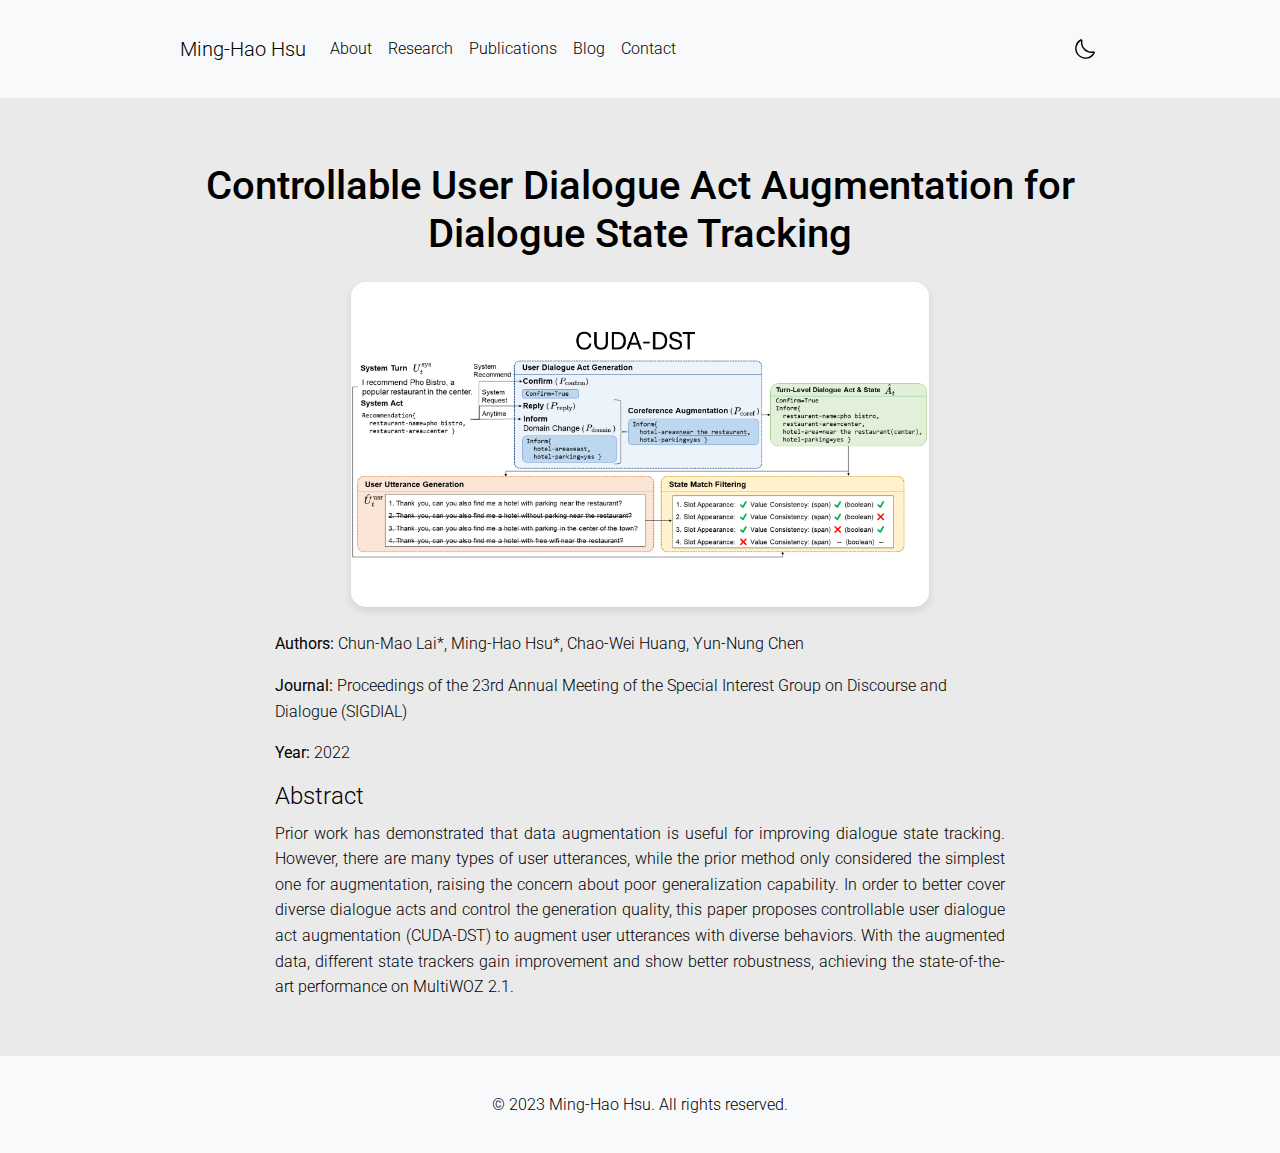
<file: publications/5/index.html>
<!DOCTYPE html>
<html lang="en">
  <head>
    <meta charset="UTF-8" />
    <meta name="viewport" content="width=device-width, initial-scale=1.0" />
    <title>Controllable User Dialogue Act Augmentation for Dialogue State Tracking - Ming-Hao Hsu</title>
    <link
      href="https://fonts.googleapis.com/css2?family=Roboto:wght@300;400&display=swap"
      rel="stylesheet"
    />
    <link
      href="https://cdn.jsdelivr.net/npm/bootstrap@5.3.0-alpha1/dist/css/bootstrap.min.css"
      rel="stylesheet"
    />
    <link
      href="/static/css/style.css"
      rel="stylesheet"
    />
  </head>
  <body>
    <nav class="navbar navbar-expand-lg navbar-dark">
      <div class="container">
        <a class="navbar-brand" href="/"
          >Ming-Hao Hsu</a
        >
        <button
          class="navbar-toggler"
          type="button"
          data-bs-toggle="collapse"
          data-bs-target="#navbarNav"
          aria-controls="navbarNav"
          aria-expanded="false"
          aria-label="Toggle navigation"
        >
          <span class="navbar-toggler-icon"></span>
        </button>
        <div class="collapse navbar-collapse" id="navbarNav">
          <ul class="navbar-nav me-auto">
            <li class="nav-item">
              <a class="nav-link" href="/about/">About</a>
            </li>
            <li class="nav-item">
              <a class="nav-link" href="/research/">Research</a>
            </li>
            <li class="nav-item">
              <a class="nav-link" href="/publications/"
                >Publications</a
              >
            </li>
            <li class="nav-item">
              <a class="nav-link" href="/blog/">Blog</a>
            </li>
            <li class="nav-item">
              <a class="nav-link" href="/contact/">Contact</a>
            </li>
          </ul>
          <button
            id="dark-mode-toggle"
            class="btn btn-sm btn-outline-secondary"
          >
            <img
              src="/static/images/darkmode_icon.svg"
              alt="Dark Mode"
              class="mode-icon dark-icon"
            />
            <img
              src="/static/images/lightmode_icon.svg"
              alt="Light Mode"
              class="mode-icon light-icon"
            />
          </button>
        </div>
      </div>
    </nav>

    <div class="container mt-4">
<div class="container">
  <h1 class="mb-4 text-center">Controllable User Dialogue Act Augmentation for Dialogue State Tracking</h1>
  <div class="row justify-content-center">
    <div class="col-md-8 text-center">
      <img
        src="/static/images/cudadst.png"
        alt="Paper structure"
        class="img-fluid mb-4 paper-image"
      />
    </div>
  </div>
  <div class="row justify-content-center">
    <div class="col-md-10">
      <p><strong>Authors:</strong> Chun-Mao Lai*, Ming-Hao Hsu*, Chao-Wei Huang, Yun-Nung Chen</p>
      <p><strong>Journal:</strong> Proceedings of the 23rd Annual Meeting of the Special Interest Group on Discourse and Dialogue (SIGDIAL)</p>
      <p><strong>Year:</strong> 2022</p>
      <h2>Abstract</h2>
      <p class="paper-abstract">Prior work has demonstrated that data augmentation is useful for improving dialogue state tracking. However, there are many types of user utterances, while the prior method only considered the simplest one for augmentation, raising the concern about poor generalization capability. In order to better cover diverse dialogue acts and control the generation quality, this paper proposes controllable user dialogue act augmentation (CUDA-DST) to augment user utterances with diverse behaviors. With the augmented data, different state trackers gain improvement and show better robustness, achieving the state-of-the-art performance on MultiWOZ 2.1.</p>
    </div>
  </div>
</div>
</div>

    <footer class="footer py-3">
      <div class="container text-center">
        <span>&copy; 2023 Ming-Hao Hsu. All rights reserved.</span>
      </div>
    </footer>

    <script src="https://cdn.jsdelivr.net/npm/bootstrap@5.3.0-alpha1/dist/js/bootstrap.bundle.min.js"></script>
    <script src="/static/js/script.js"></script>
    <script src="/static/js/dark-mode.js"></script>
    
  </body>
</html>
</file>
<file: static/css/style.css>
html,
body {
  height: 100%;
}

body {
  font-family: "Roboto", Arial, sans-serif;
  font-weight: 300;
  background-color: #eaeaea;
  color: #000000;
  line-height: 1.6;
  display: flex;
  flex-direction: column;
  transition: background-color 0.3s ease, color 0.3s ease;
}

.container {
  flex: 1 0 auto;
  max-width: 960px;
  margin: 0 auto;
  padding: 20px;
}

h1,
h2,
h3,
h4,
h5,
h6 {
  color: #000000;
}

.navbar {
  background-color: #f8f9fa;
}

.navbar-brand,
.nav-link {
  color: #000000 !important;
}

.nav-link:hover {
  color: #333333 !important;
}

.card {
  border: 0px solid #dee2e6;
  background-color: #eaeaea;
  /* box-shadow: 0 2px 4px rgba(0, 0, 0, 0.1); */
  transition: box-shadow 0.3s ease-in-out;
}

.card:hover {
  box-shadow: 0 5px 15px rgba(0, 0, 0, 0.1);
}

.btn-primary {
  background-color: #333333;
  border-color: #333333;
}

.btn-primary:hover {
  background-color: #666666;
  border-color: #666666;
}

footer {
  flex-shrink: 0;
  background-color: #f8f9fa;
  color: #000000;
  padding: 1rem 0;
}

.publication-card {
  cursor: pointer;
  transition: all 0.3s ease;
  height: auto;
  display: flex;
  flex-direction: column;
}

.publication-card:hover {
  box-shadow: 0 4px 8px rgba(0, 0, 0, 0.1);
}

.publication-card .img-container {
  width: 40%;
  min-width: 150px;
  max-width: 250px;
  margin-right: 20px;
}

.publication-card img {
  width: 100%;
  height: auto;
  object-fit: contain;
  border-radius: 10px;
  border: 1px solid #5a0b0b;
  box-shadow: 0 4px 8px rgba(90, 11, 11, 0.1);
  transition: box-shadow 0.3s ease;
}

.publication-card:hover img {
  box-shadow: 0 6px 12px rgba(90, 11, 11, 0.15);
}

.card-body {
  display: flex;
  flex-direction: column;
  height: 100%;
  padding: 1rem;
}

.img-container {
  width: 90%;
  margin: 0 auto;
  padding-top: 15px;
}

.publication-card .card-title {
  color: #000000;
  font-size: 1.1rem;
  margin-bottom: 0.5rem;
}

.publication-card .card-subtitle {
  color: #000000;
  font-size: 0.9rem;
  margin-bottom: 0.5rem;
}

.publication-card .card-text {
  color: #000000;
  font-size: 0.9rem;
  margin-top: auto;
  overflow: hidden;
  text-overflow: ellipsis;
  display: -webkit-box;
  -webkit-line-clamp: 3;
  -webkit-box-orient: vertical;
}

.img-fluid {
  max-width: 100%;
  height: auto;
}

.publication-links {
  margin-top: 10px;
}

.publication-links .btn {
  margin-right: 5px;
  margin-bottom: 5px;
}

.bibtex-btn {
  cursor: pointer;
}

.profile-image-container {
  display: flex;
  justify-content: center;
  align-items: center;
  height: 100%;
}

.profile-image {
  width: 200px;
  height: 200px;
  object-fit: cover;
  border-radius: 20%;
  box-shadow: 0 8px 16px rgba(0, 0, 0, 0.2);
}

.social-icons {
  margin-top: 20px;
  display: flex;
  justify-content: center;
}

.social-icon-box {
  width: 40px;
  height: 40px;
  margin: 0 5px;
  border-radius: 8px;
  background-color: #f8f9fa;
  display: flex;
  justify-content: center;
  align-items: center;
  transition: all 0.3s ease;
  overflow: hidden;
  box-shadow: 0 2px 4px rgba(0, 0, 0, 0.1);
}

.social-icon-box:hover {
  background-color: #e9ecef;
  box-shadow: 0 4px 8px rgba(0, 0, 0, 0.15);
  transform: translateY(-2px);
}

.social-icons img {
  width: 24px;
  height: 24px;
  transition: filter 0.3s ease;
}

.social-icon-box:hover img {
  filter: brightness(0.8);
}

h1 {
  margin-bottom: 10px;
}

h2,
h3 {
  font-size: 1.5em;
  margin-bottom: 10px;
  font-weight: 300;
}

.email {
  font-size: 1em;
  margin-bottom: 10px;
  font-weight: 300;
}

.email {
  margin-bottom: 20px;
}

.right-content {
  display: flex;
  flex-direction: column;
  justify-content: center;
  align-items: center;
  height: 100%;
  text-align: center;
}

@media (max-width: 767px) {
  .right-content {
    margin-top: 20px;
  }
}

.paper-image {
  max-width: 100%;
  height: auto;
  margin-bottom: 2rem;
  border-radius: 15px;
  box-shadow: 0 4px 8px rgba(0, 0, 0, 0.1);
  transition: box-shadow 0.3s ease;
}

.paper-image:hover {
  box-shadow: 0 8px 16px rgba(0, 0, 0, 0.2);
}

.paper-content {
  text-align: left;
}

@media (max-width: 767px) {
  .paper-content {
    padding: 0 1rem;
  }
}

.news-item {
  margin-bottom: 15px;
}

.news-date {
  font-weight: bold;
  color: rgb(122, 0, 0);
  text-align: right;
}

.news-content {
  text-align: left;
}

.section-title {
  text-align: center;
  margin-bottom: 20px;
}

.bio-content {
  text-align: justify;
}

.paper-abstract {
  text-align: justify;
}

/* Dark mode styles */
body.dark-mode {
  background-color: #121212;
  color: #e0e0e0;
}

body.dark-mode .navbar,
body.dark-mode footer {
  background-color: #1e1e1e;
}

body.dark-mode .navbar-brand,
body.dark-mode .nav-link,
body.dark-mode footer {
  color: #e0e0e0 !important;
}

body.dark-mode .card {
  background-color: #1e1e1e;
  border-color: #333;
}

body.dark-mode .btn-primary {
  background-color: #bb86fc;
  border-color: #bb86fc;
  color: #000;
}

body.dark-mode .btn-primary:hover {
  background-color: #9965f4;
  border-color: #9965f4;
}

body.dark-mode .publication-card img {
  border-color: #bb86fc;
  box-shadow: 0 4px 8px rgba(187, 134, 252, 0.1);
}

body.dark-mode .publication-card:hover img {
  box-shadow: 0 6px 12px rgba(187, 134, 252, 0.15);
}

body.dark-mode #dark-mode-toggle {
  background-color: #1e1e1e;
  color: #e0e0e0;
  border-color: #1e1e1e;
}

body.dark-mode #dark-mode-toggle:hover {
  background-color: #4a4a4a;
  color: #ffffff;
  border-color: #4a4a4a;
}

/* 在文件末尾添加或更新以下樣式 */

#dark-mode-toggle {
  padding: 0.25rem;
  line-height: 1;
  border-radius: 0.2rem;
}

#dark-mode-toggle .mode-icon {
  width: 20px;
  height: 20px;
}

#dark-mode-toggle .dark-icon {
  display: inline-block;
}

#dark-mode-toggle .light-icon {
  display: none;
}

body.dark.mode #dark-mode-toggle .dark-icon {
  display: none;
}

body.dark.mode #dark-mode-toggle .light-icon {
  display: inline-block;
}

body.dark.mode #dark-mode-toggle {
  background-color: #e0e0e0;
  border-color: #e0e0e0;
}

body.dark.mode #dark-mode-toggle:hover {
  background-color: #bb86fc;
  border-color: #bb86fc;
}

body.dark-mode,
body.dark-mode h1,
body.dark-mode h2,
body.dark-mode h3,
body.dark-mode h4,
body.dark-mode h5,
body.dark-mode h6,
body.dark-mode p,
body.dark-mode div,
body.dark-mode .card-title,
body.dark-mode .card-subtitle,
body.dark-mode .card-text,
body.dark-mode .publication-card .card-title,
body.dark-mode .publication-card .card-subtitle,
body.dark-mode .publication-card .card-text,
body.dark-mode .news-content,
body.dark-mode .bio-content,
body.dark-mode .paper-abstract {
  color: #e0e0e0;
}

body.dark.mode .news-date {
  color: #ff9999;
}

body.dark.mode .social-icon-box {
  background-color: #333333;
}

body.dark.mode .social-icons img {
  filter: invert(1) brightness(1.5);
}

body.dark.mode .btn-outline-primary {
  color: #bb86fc;
  border-color: #bb86fc;
}

body.dark.mode .btn-outline-primary:hover {
  color: #000000;
  background-color: #bb86fc;
}

#dark-mode-toggle {
  background-color: #f8f9fa;
  border-color: #f8f9fa;
  color: #000000;
}

#dark-mode-toggle:hover {
  background-color: #e2e6ea;
  border-color: #e2e6ea;
}

#dark-mode-toggle .mode-icon {
  filter: none;
}

body.dark.mode #dark-mode-toggle .mode-icon {
  filter: invert(1);
}

.blog-content img {
  max-width: 100%;
  height: auto;
  margin-bottom: 1rem;
}

.blog-content figure {
  margin-bottom: 2rem;
}
</file>
